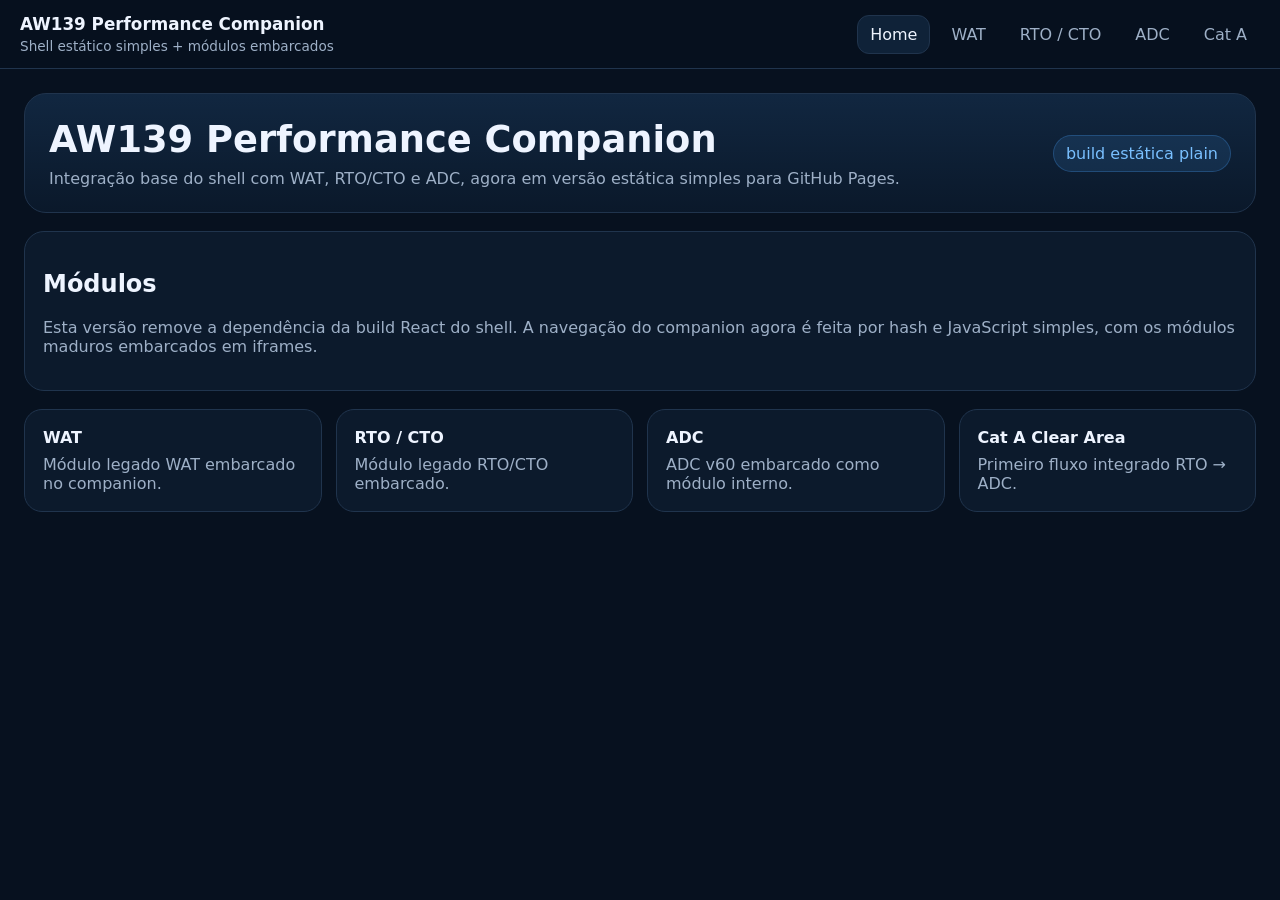
<file: index.html>
<!doctype html>
<html lang="pt-BR">
  <head>
    <meta charset="UTF-8" />
    <meta name="viewport" content="width=device-width, initial-scale=1.0" />
    <title>AW139 Performance Companion</title>
    <link rel="stylesheet" href="./style.css" />
  </head>
  <body>
    <div id="app"></div>
    <script src="./app.js"></script>
  </body>
</html>
</file>
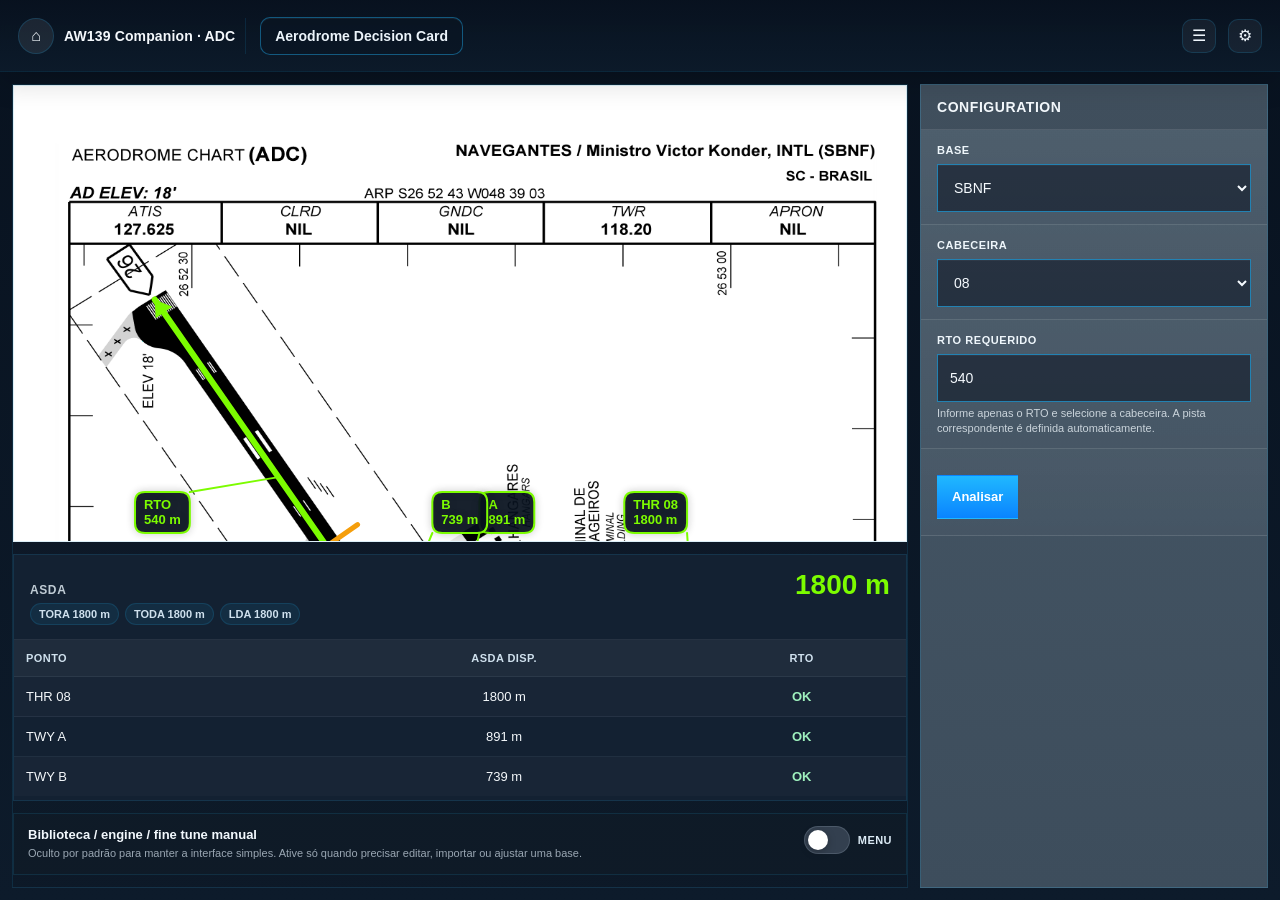
<file: modules/adc/index.html>
<!DOCTYPE html>
<html lang="pt-BR">
<head>
  <meta charset="UTF-8" />
  <meta name="viewport" content="width=device-width, initial-scale=1.0" />
  <title>AW139 Companion - ADC Module v36</title>
  <style>

    :root {
      --bg: #08121f;
      --bg2: #0d1b2b;
      --panel: rgba(11, 22, 35, 0.92);
      --panel-2: rgba(14, 28, 45, 0.86);
      --line: rgba(148, 163, 184, 0.18);
      --line-2: rgba(148, 163, 184, 0.10);
      --text: #e5eef8;
      --muted: #97a7bb;
      --accent: #20b8ff;
      --accent-2: #0a84ff;
      --ok: #7CFC00;
      --bad: #ef4444;
      --warn: #f59e0b;
      --gate: #f59e0b;
      --violet: #8b5cf6;
      --chip: rgba(32, 184, 255, 0.10);
      --shadow: 0 18px 40px rgba(0,0,0,0.24);
      --radius: 20px;
      --radius-sm: 14px;
    }
    * { box-sizing: border-box; }
    html, body { height: 100%; }
    body {
      margin: 0;
      color: var(--text);
      font-family: Inter, -apple-system, BlinkMacSystemFont, "Segoe UI", Roboto, Helvetica, Arial, sans-serif;
      background:
        radial-gradient(circle at top right, rgba(32,184,255,.14), transparent 28%),
        radial-gradient(circle at bottom left, rgba(10,132,255,.12), transparent 22%),
        linear-gradient(180deg, var(--bg) 0%, var(--bg2) 100%);
    }
    .shell {
      min-height: 100%;
      display: grid;
      grid-template-columns: 460px 1fr;
      gap: 16px;
      padding: 16px;
    }
    .pane {
      border-radius: 24px;
      border: 1px solid var(--line);
      background: linear-gradient(180deg, rgba(14,28,45,.96), rgba(8,18,31,.96));
      box-shadow: var(--shadow);
      overflow: hidden;
      min-width: 0;
    }
    .left {
      display: flex;
      flex-direction: column;
      min-height: 0;
    }
    .hero {
      padding: 18px 20px 16px;
      border-bottom: 1px solid var(--line);
      background: linear-gradient(180deg, rgba(255,255,255,.03), rgba(255,255,255,0));
    }
    .eyebrow {
      color: #7dd3fc;
      font-size: 12px;
      font-weight: 800;
      letter-spacing: .10em;
      text-transform: uppercase;
    }
    h1 {
      margin: 8px 0 6px;
      font-size: 24px;
      line-height: 1.05;
      letter-spacing: -.02em;
    }
    .sub {
      color: var(--muted);
      font-size: 13px;
      line-height: 1.45;
    }
    .scroll {
      overflow: auto;
      padding: 14px;
      display: flex;
      flex-direction: column;
      gap: 12px;
    }
    .card {
      border-radius: var(--radius);
      border: 1px solid var(--line);
      background: linear-gradient(180deg, rgba(15,30,49,.95), rgba(11,22,35,.92));
      padding: 14px;
    }
    .card-head {
      display: flex;
      align-items: center;
      justify-content: space-between;
      gap: 10px;
      margin-bottom: 12px;
    }
    .card-title {
      margin: 0;
      font-size: 15px;
      font-weight: 800;
      letter-spacing: -.01em;
    }
    .step {
      min-width: 28px;
      height: 28px;
      border-radius: 999px;
      display: inline-flex;
      align-items: center;
      justify-content: center;
      background: linear-gradient(180deg, var(--accent), var(--accent-2));
      color: white;
      font-size: 12px;
      font-weight: 800;
      box-shadow: 0 6px 16px rgba(32,184,255,.28);
    }
    .grid2, .grid3 {
      display: grid;
      gap: 10px;
    }
    .grid2 { grid-template-columns: 1fr 1fr; }
    .grid3 { grid-template-columns: repeat(3, minmax(0, 1fr)); }
    .stack { display: flex; flex-direction: column; gap: 8px; }
    label {
      display: block;
      margin-bottom: 6px;
      color: #b8c5d4;
      font-size: 11px;
      font-weight: 700;
      letter-spacing: .04em;
      text-transform: uppercase;
    }
    input, select, textarea {
      width: 100%;
      border-radius: 14px;
      border: 1px solid rgba(148,163,184,.18);
      background: rgba(4,10,18,.56);
      color: var(--text);
      padding: 11px 12px;
      font-size: 14px;
      outline: none;
      resize: vertical;
    }
    textarea { min-height: 110px; font-family: ui-monospace, SFMono-Regular, Menlo, Consolas, monospace; font-size: 12px; }
    #geometryJson { min-height: 360px; line-height: 1.45; white-space: pre; overflow: auto; }
    #baseJson { min-height: 180px; line-height: 1.45; white-space: pre; overflow: auto; }
    input:focus, select:focus, textarea:focus {
      border-color: rgba(32,184,255,.68);
      box-shadow: 0 0 0 3px rgba(32,184,255,.12);
    }
    button {
      border: 1px solid rgba(148,163,184,.18);
      background: rgba(255,255,255,.03);
      color: var(--text);
      padding: 10px 13px;
      border-radius: 14px;
      font-size: 13px;
      font-weight: 800;
      cursor: pointer;
      transition: .18s ease;
    }
    button:hover { transform: translateY(-1px); border-color: rgba(32,184,255,.32); }
    button.primary {
      background: linear-gradient(180deg, var(--accent), var(--accent-2));
      color: white;
      border-color: transparent;
      box-shadow: 0 8px 18px rgba(32,184,255,.22);
    }
    button.ghost { background: rgba(255,255,255,.02); }
    .btn-row { display: flex; gap: 8px; flex-wrap: wrap; }
    .chips { display: flex; flex-wrap: wrap; gap: 8px; }
    .chip {
      border-radius: 999px;
      padding: 7px 11px;
      background: var(--chip);
      color: #d8efff;
      border: 1px solid rgba(32,184,255,.22);
      font-size: 12px;
      font-weight: 800;
    }
    .chip.ok { background: rgba(53,208,127,.10); border-color: rgba(53,208,127,.28); color: #baf5d0; }
    .chip.bad { background: rgba(255,88,93,.10); border-color: rgba(255,88,93,.28); color: #ffd3d4; }
    .chip.warn { background: rgba(247,181,72,.10); border-color: rgba(247,181,72,.28); color: #ffe4b0; }
    .metrics {
      display: grid;
      grid-template-columns: repeat(3, minmax(0, 1fr));
      gap: 10px;
    }
    .metric {
      border-radius: 16px;
      padding: 12px;
      border: 1px solid var(--line);
      background: linear-gradient(180deg, rgba(5,10,18,.36), rgba(255,255,255,.02));
    }
    .metric .k { font-size: 11px; text-transform: uppercase; letter-spacing: .05em; color: var(--muted); font-weight: 700; }
    .metric .v { margin-top: 7px; font-size: 24px; font-weight: 900; letter-spacing: -.03em; }
    .helper, .summary, .foot {
      color: var(--muted);
      font-size: 12px;
      line-height: 1.55;
    }
    .summary { font-size: 13px; }
    .summary strong { color: #def4ff; }
    table {
      width: 100%;
      border-collapse: collapse;
      border-spacing: 0;
      overflow: hidden;
      border-radius: 14px;
      font-size: 12px;
    }
    th, td {
      padding: 9px 8px;
      border-bottom: 1px solid var(--line-2);
      text-align: center;
    }
    th:first-child, td:first-child { text-align: left; }
    th {
      background: rgba(255,255,255,.03);
      color: #a8bbcd;
      font-size: 11px;
      font-weight: 800;
      text-transform: uppercase;
      letter-spacing: .04em;
    }
    tr:last-child td { border-bottom: none; }
    .yes { color: #9ef0bd; font-weight: 800; }
    .no { color: #ffc0c2; font-weight: 800; }
    .decision-go { color: #9ef0bd; font-weight: 900; }
    .decision-stop { color: #ffc0c2; font-weight: 900; }
    .selected-row { outline: 2px solid rgba(32,184,255,.16); background: rgba(32,184,255,.06); }
    .right {
      display: flex;
      flex-direction: column;
      min-height: 0;
    }
    .viz-head {
      padding: 16px 18px;
      border-bottom: 1px solid var(--line);
      display: flex;
      justify-content: space-between;
      align-items: center;
      gap: 10px;
      background: linear-gradient(180deg, rgba(255,255,255,.03), rgba(255,255,255,0));
    }
    .viz-title {
      font-size: 16px;
      font-weight: 800;
      letter-spacing: -.01em;
    }
    .viz-wrap {
      position: relative;
      flex: 1;
      min-height: 560px;
      background: #cfd8e3;
      overflow: hidden;
      cursor: zoom-in;
    }
    .viz-wrap.capture { cursor: crosshair; }
    canvas {
      display: block;
      width: 100%;
      height: 100%;
      background: #cfd8e3;
    }
    .legend {
      padding: 12px 16px 10px;
      border-top: 1px solid var(--line);
      display: flex;
      flex-wrap: wrap;
      gap: 10px 18px;
      background: rgba(255,255,255,.02);
      color: #bfd0e2;
      font-size: 12px;
    }
    .legend .item { display: inline-flex; align-items: center; gap: 8px; }
    .swatch { width: 22px; height: 4px; border-radius: 999px; }
    .capture-banner {
      position: absolute;
      left: 14px;
      top: 14px;
      max-width: 340px;
      padding: 10px 12px;
      border-radius: 12px;
      background: rgba(10,132,255,.94);
      color: white;
      font-size: 12px;
      line-height: 1.45;
      box-shadow: 0 10px 24px rgba(0,0,0,.18);
    }
    .mono { font-family: ui-monospace, SFMono-Regular, Menlo, Consolas, monospace; }
    .split-note {
      display: grid;
      grid-template-columns: 1fr 1fr;
      gap: 10px;
      margin-top: 10px;
    }
    .note-box {
      border-radius: 14px;
      border: 1px solid var(--line);
      padding: 10px 12px;
      background: rgba(255,255,255,.02);
    }
    .note-box strong { display: block; margin-bottom: 4px; font-size: 12px; }
    .dev-hidden { display: none !important; }
    .body-fullscreen { overflow: hidden; }
    .right.chart-only-fullscreen {
      position: fixed;
      inset: 0;
      z-index: 9999;
      border-radius: 0;
      border: 0;
      box-shadow: none;
      background: #000;
    }
    .right.chart-only-fullscreen .viz-head,
    .right.chart-only-fullscreen .legend,
    .right.chart-only-fullscreen .advanced-wrap {
      display: none;
    }
    .right.chart-only-fullscreen .viz-wrap {
      min-height: 100vh;
      height: 100vh;
      background: #000;
      cursor: default;
    }
    .chart-close {
      position: absolute;
      top: calc(env(safe-area-inset-top, 0px) + 14px);
      left: calc(env(safe-area-inset-left, 0px) + 14px);
      width: 42px;
      height: 42px;
      border-radius: 999px;
      border: 1px solid rgba(255,255,255,.16);
      background: rgba(6,12,20,.72);
      color: white;
      font-size: 22px;
      line-height: 1;
      display: none;
      align-items: center;
      justify-content: center;
      z-index: 20;
      backdrop-filter: blur(10px);
      -webkit-backdrop-filter: blur(10px);
    }
    .right.chart-only-fullscreen .chart-close { display: inline-flex; }
    @media (max-width: 1180px) {
      .shell { grid-template-columns: 1fr; }
      .viz-wrap { min-height: 54vh; }
    }
    @media (max-width: 720px) {
      .grid2, .grid3, .metrics, .split-note { grid-template-columns: 1fr; }
      .shell { padding: 10px; gap: 10px; }
    }
  
    .split-2 { display:grid; grid-template-columns: 1fr 1fr; gap: 10px; }
    .divider { height:1px; background: var(--line); margin: 14px 0; }
    .status-line { display:flex; flex-wrap:wrap; gap:8px; margin-top:10px; }
    .mini { font-size: 12px; color: var(--muted); }
    .mono { font-family: ui-monospace, SFMono-Regular, Menlo, Consolas, monospace; }
    .selected-row td { background: rgba(32,184,255,.08); }
    .pill-note { display:inline-flex; align-items:center; gap:6px; padding:6px 10px; border-radius:999px; background:rgba(148,163,184,.12); color:var(--muted); font-size:12px; font-weight:700; }
    .field-note { margin-top: 6px; color: var(--muted); font-size: 12px; line-height: 1.4; }
    .btn-row.wrap { flex-wrap: wrap; }
    .viz-title-row { display:flex; align-items:center; justify-content:space-between; gap:10px; }
    .soft-box { border:1px solid var(--line); border-radius:14px; background:rgba(4,10,18,.32); padding:10px; }

    .toggle-switch { display:inline-flex; align-items:center; gap:10px; cursor:pointer; user-select:none; }
    .toggle-switch input { display:none; }
    .toggle-slider { width:46px; height:28px; border-radius:999px; background:rgba(148,163,184,.28); position:relative; transition:.2s ease; border:1px solid rgba(148,163,184,.25); }
    .toggle-slider::after { content:""; position:absolute; top:3px; left:3px; width:20px; height:20px; border-radius:999px; background:#fff; transition:.2s ease; box-shadow:0 2px 8px rgba(0,0,0,.25); }
    .toggle-switch input:checked + .toggle-slider { background:linear-gradient(180deg, var(--accent), var(--accent-2)); border-color:transparent; }
    .toggle-switch input:checked + .toggle-slider::after { transform:translateX(18px); }
    .toggle-text { font-size:12px; font-weight:800; color:#cfe2f5; letter-spacing:.04em; text-transform:uppercase; }
    .advanced-wrap { max-height:0; overflow:hidden; transition:max-height .24s ease; border-top:1px solid transparent; background:rgba(255,255,255,.02); }
    .advanced-wrap.open { max-height:46vh; overflow:auto; border-top-color:var(--line); }
    .advanced-inner { padding:12px; }
    .metrics.single { grid-template-columns: 1fr; }
    .metric.compact { padding:14px; }
    .metric.compact .v { font-size:28px; }
    .muted-small { color: var(--muted); font-size: 12px; }
    @media (max-width: 960px) {
      .shell { grid-template-columns: 1fr; }
      .left { order: 1; }
      .right { order: 2; min-height: 62vh; }
    }

    /* v24 Leonardo-style structure with our palette and font */
    :root {
      --app-bg: #08121f;
      --app-bg-2: #0d1b2b;
      --panel-flat: #475867;
      --panel-flat-2: #3d4d5c;
      --panel-dark: #132132;
      --panel-dark-2: #0f1b2b;
      --panel-border: rgba(32, 184, 255, .20);
      --field-bg: rgba(10, 18, 31, .55);
      --field-border: rgba(32, 184, 255, .60);
      --field-track: rgba(184, 197, 212, .72);
      --surface-light: #edf0f3;
    }
    body {
      background: linear-gradient(180deg, var(--app-bg) 0%, var(--app-bg-2) 100%);
      color: #eef5fb;
      font-family: Inter, -apple-system, BlinkMacSystemFont, "Segoe UI", Roboto, Helvetica, Arial, sans-serif;
    }
    .appbar {
      height: 72px;
      display: grid;
      grid-template-columns: auto 1fr auto;
      align-items: center;
      gap: 14px;
      padding: 10px 18px;
      border-bottom: 1px solid rgba(32, 184, 255, .12);
      background: linear-gradient(180deg, rgba(8,18,31,.96), rgba(13,27,43,.92));
      box-shadow: 0 10px 30px rgba(0,0,0,.16);
      position: sticky;
      top: 0;
      z-index: 40;
      backdrop-filter: blur(10px);
      -webkit-backdrop-filter: blur(10px);
    }
    .appbar-badge {
      display: inline-flex;
      align-items: center;
      gap: 10px;
      min-width: 0;
      padding-right: 10px;
      border-right: 1px solid rgba(32, 184, 255, .12);
    }
    .appbar-home {
      width: 36px;
      height: 36px;
      border-radius: 999px;
      display: inline-flex;
      align-items: center;
      justify-content: center;
      background: rgba(255,255,255,.08);
      border: 1px solid rgba(32, 184, 255, .18);
      font-size: 16px;
      color: #f4fbff;
    }
    .appbar-title {
      font-size: 14px;
      font-weight: 800;
      letter-spacing: .01em;
      color: #f4f8fc;
      white-space: nowrap;
      overflow: hidden;
      text-overflow: ellipsis;
    }
    .appbar-center {
      display: inline-flex;
      align-items: center;
      gap: 10px;
      min-width: 0;
    }
    .module-chip {
      display: inline-flex;
      align-items: center;
      min-width: 0;
      border: 1px solid rgba(32,184,255,.42);
      background: rgba(11,22,35,.52);
      color: #ecf4fb;
      border-radius: 10px;
      padding: 10px 14px;
      font-size: 14px;
      font-weight: 700;
      box-shadow: inset 0 1px 0 rgba(255,255,255,.05);
    }
    .appbar-right {
      display: inline-flex;
      align-items: center;
      gap: 12px;
    }
    .mini-icon {
      width: 34px;
      height: 34px;
      display: inline-flex;
      align-items: center;
      justify-content: center;
      border-radius: 10px;
      border: 1px solid rgba(32,184,255,.16);
      background: rgba(255,255,255,.05);
      color: #eef5fb;
      font-size: 16px;
    }
    .shell {
      min-height: calc(100vh - 72px);
      grid-template-columns: minmax(0, 1fr) 348px;
      gap: 12px;
      padding: 12px;
      align-items: stretch;
    }
    .pane {
      border-radius: 0;
      border: 1px solid rgba(32,184,255,.12);
      background: transparent;
      box-shadow: none;
      overflow: hidden;
    }
    .right {
      background: linear-gradient(180deg, rgba(255,255,255,.02), rgba(10,18,28,.18));
      display: flex;
      flex-direction: column;
    }
    .left {
      background: linear-gradient(180deg, var(--panel-flat), var(--panel-flat-2));
      border-color: rgba(32,184,255,.16);
      color: #edf5fb;
      display: flex;
      flex-direction: column;
      gap: 0;
    }
    .hero, .scroll .card .card-head .step, .eyebrow, .sub, .legend { display: none !important; }
    .scroll {
      padding: 0;
      gap: 0;
      overflow: auto;
    }
    .config-panel {
      display: flex;
      flex-direction: column;
      height: 100%;
    }
    .config-header {
      padding: 14px 16px;
      font-size: 14px;
      font-weight: 800;
      letter-spacing: .04em;
      text-transform: uppercase;
      border-bottom: 1px solid rgba(255,255,255,.10);
      background: rgba(0,0,0,.10);
      color: #f3f8fc;
    }
    .config-card {
      padding: 14px 16px 16px;
      border-bottom: 1px solid rgba(255,255,255,.10);
      background: linear-gradient(180deg, rgba(255,255,255,.04), rgba(255,255,255,.02));
    }
    .config-card.compact { padding-bottom: 12px; }
    .card, .soft-box {
      border: 0;
      border-radius: 0;
      background: transparent;
      padding: 0;
      box-shadow: none;
    }
    .card-title, .config-label, label {
      color: #eef6fb;
      font-size: 11px;
      font-weight: 700;
      letter-spacing: .05em;
      margin-bottom: 8px;
      text-transform: uppercase;
    }
    .field-caption {
      color: rgba(240,247,252,.78);
      font-size: 11px;
      margin-top: 4px;
      line-height: 1.35;
    }
    input, select, textarea {
      border-radius: 0;
      border: 1px solid var(--field-border);
      background: var(--field-bg);
      color: #f6fbff;
      padding: 12px 12px;
      font-size: 14px;
      font-family: inherit;
      min-height: 48px;
      box-shadow: inset 0 1px 0 rgba(255,255,255,.04);
    }
    textarea { min-height: 120px; }
    input:focus, select:focus, textarea:focus {
      border-color: rgba(32,184,255,.95);
      box-shadow: 0 0 0 2px rgba(32,184,255,.18);
    }
    .action-row {
      display: flex;
      gap: 10px;
      margin-top: 12px;
      flex-wrap: wrap;
    }
    button {
      border-radius: 0;
      padding: 11px 14px;
      min-height: 44px;
      font-family: inherit;
      border: 1px solid rgba(32,184,255,.18);
      background: rgba(255,255,255,.04);
      color: var(--text);
      font-size: 13px;
      font-weight: 800;
      cursor: pointer;
      transition: .18s ease;
      box-shadow: none;
    }
    button:hover { transform: translateY(-1px); border-color: rgba(32,184,255,.34); }
    button.primary {
      background: linear-gradient(180deg, var(--accent), var(--accent-2));
      color: white;
      border-color: transparent;
      box-shadow: none;
    }
    .ghost-link {
      color: #dcecf8;
      background: rgba(255,255,255,.04);
      border-color: rgba(32,184,255,.14);
    }
    .workspace {
      display: flex;
      flex-direction: column;
      min-height: 100%;
      gap: 12px;
      padding: 0;
    }
    .chart-frame {
      border: 1px solid rgba(32,184,255,.12);
      background: rgba(255,255,255,.96);
      display: flex;
      flex-direction: column;
      min-height: 0;
      flex: 1 1 auto;
    }
    .chart-strip {
      display: none !important;
    }
    .chart-strip .viz-title {
      display: block !important;
      font-size: 14px;
      font-weight: 700;
      letter-spacing: .01em;
      color: #f6fbff;
    }
    .chart-strip .sub {
      display: block !important;
      color: rgba(247,251,255,.72);
      font-size: 11px;
      margin-top: 4px;
    }
    .chart-actions {
      display: inline-flex;
      align-items: center;
      gap: 8px;
      flex-wrap: wrap;
      justify-content: flex-end;
    }
    .page-toggle {
      display: inline-flex;
      align-items: center;
      gap: 6px;
      padding: 4px;
      border-radius: 999px;
      background: rgba(6, 14, 24, .22);
      border: 1px solid rgba(255,255,255,.14);
    }
    .page-toggle[hidden] { display: none !important; }
    .page-toggle button {
      min-height: 0;
      padding: 8px 12px;
      border-radius: 999px;
      border: 1px solid transparent;
      background: transparent;
      color: rgba(247,251,255,.84);
      font-size: 12px;
      font-weight: 800;
      letter-spacing: .02em;
      box-shadow: none;
    }
    .page-toggle button.active {
      background: rgba(32,184,255,.18);
      border-color: rgba(32,184,255,.40);
      color: #ffffff;
    }
    .viz-head {
      padding: 0;
      border-bottom: 0;
      background: transparent;
    }
    .viz-title-row { display: none; }
    .viz-wrap {
      background: transparent;
      min-height: 0;
      height: auto;
      cursor: zoom-in;
      border-top: 0;
      border-bottom: 0;
      line-height: 0;
    }
    canvas {
      display: block;
      background: transparent;
    }
    .result-panel {
      border: 1px solid rgba(32,184,255,.12);
      background: #132132;
      color: #f4f8fb;
    }
    .result-top {
      padding: 14px 16px;
      border-bottom: 1px solid rgba(255,255,255,.08);
      display: flex;
      align-items: baseline;
      justify-content: space-between;
      gap: 12px;
    }
    .result-title {
      font-size: 12px;
      letter-spacing: .05em;
      text-transform: uppercase;
      color: rgba(230,241,249,.82);
      font-weight: 700;
    }
    .result-value {
      font-size: 28px;
      font-weight: 800;
      color: #7CFC00;
    }
    .result-meta {
      display: flex;
      flex-wrap: wrap;
      gap: 6px;
      margin-top: 6px;
    }
    .declared-chip {
      border: 1px solid rgba(32,184,255,.14);
      background: rgba(32,184,255,.08);
      color: #cfe0ed;
      border-radius: 999px;
      padding: 4px 8px;
      font-size: 11px;
      font-weight: 600;
    }

    .decision-table-wrap {
      padding: 0 0 4px;
      overflow: auto;
    }
    table {
      border-radius: 0;
      font-size: 13px;
      background: transparent;
    }
    th, td { padding: 12px 12px; }
    th {
      background: rgba(255,255,255,.05);
      color: #cfe0ed;
      font-size: 11px;
    }
    tbody tr:nth-child(odd) td { background: rgba(255,255,255,.02); }
    .menu-toggle-card {
      border: 1px solid rgba(32,184,255,.12);
      background: rgba(17,28,39,.55);
      padding: 12px 14px;
      display: flex;
      align-items: center;
      justify-content: space-between;
      gap: 12px;
    }
    .menu-toggle-copy {
      display: flex;
      flex-direction: column;
      gap: 4px;
    }
    .menu-toggle-copy strong {
      font-size: 13px;
      color: #f2f8fd;
    }
    .menu-toggle-copy span {
      font-size: 11px;
      color: rgba(219,233,245,.68);
      line-height: 1.45;
    }
    .toggle-switch { gap: 8px; }
    .toggle-text {
      font-size: 11px;
      color: #dcebf6;
    }
    .advanced-wrap {
      border-top: 0;
      background: transparent;
      max-height: 0;
      overflow: hidden;
      transition: max-height .24s ease;
    }
    .advanced-wrap.open {
      max-height: 1100px;
      overflow: visible;
    }
    .advanced-inner {
      padding: 0;
    }
    .advanced-card {
      border: 1px solid rgba(32,184,255,.12);
      background: rgba(17,28,39,.62);
      padding: 14px;
    }
    .advanced-card .card-head { margin-bottom: 10px; }
    .advanced-card .card-title { font-size: 13px; }
    .field-note, .mini, .muted-small { color: rgba(215,230,242,.72); }
    .divider { background: rgba(255,255,255,.10); }
    .status-line .chip { background: rgba(32,184,255,.12); }
    .chart-close {
      background: rgba(14,20,28,.80);
      border-radius: 999px;
      box-shadow: none;
    }
    .right.chart-only-fullscreen {
      background: #000;
      padding: 0;
      border: 0;
    }
    .right.chart-only-fullscreen .result-panel,
    .right.chart-only-fullscreen .menu-toggle-card,
    .right.chart-only-fullscreen .advanced-wrap { display: none; }
    .right.chart-only-fullscreen .chart-frame {
      display: flex;
      flex-direction: column;
      min-height: 100vh;
      height: 100vh;
      margin: 0;
      padding: 0;
      border: 0;
      background: #000;
    }
    .right.chart-only-fullscreen .chart-strip {
      position: absolute;
      top: calc(env(safe-area-inset-top, 0px) + 14px);
      right: calc(env(safe-area-inset-right, 0px) + 14px);
      z-index: 10000;
      margin: 0;
      padding: 0;
      background: transparent;
      border: 0;
      box-shadow: none;
    }
    .right.chart-only-fullscreen .viz-title,
    .right.chart-only-fullscreen .sub { display: none; }
    .right.chart-only-fullscreen .viz-wrap { min-height: 100vh; height: 100vh; flex: 1 1 auto; }
    @media (max-width: 1100px) {
      .shell { grid-template-columns: 1fr; }
      .left { order: 2; }
      .right { order: 1; }
      .viz-wrap { min-height: 50vh; }
    }
    @media (max-width: 720px) {
      .appbar { grid-template-columns: 1fr auto; }
      .appbar-center { display: none; }
      .shell { padding: 8px; gap: 8px; }
      .config-card, .result-top, .menu-toggle-card, .advanced-card { padding-left: 12px; padding-right: 12px; }
      input, select, textarea, button { min-height: 46px; }
      .result-value { font-size: 24px; }
    }

  </style>
</head>

<body>
  <div class="appbar">
    <div class="appbar-badge">
      <span class="appbar-home">⌂</span>
      <div class="appbar-title">AW139 Companion · ADC</div>
    </div>
    <div class="appbar-center">
      <div class="module-chip">Aerodrome Decision Card</div>
    </div>
    <div class="appbar-right">
      <span class="mini-icon">☰</span>
      <span class="mini-icon">⚙</span>
    </div>
  </div>

  <div class="shell">
    <main class="pane right">
      <div class="workspace">
        <div class="chart-frame">
          <div class="chart-strip">
            <div>
              <div class="viz-title">Aerodrome Chart / Decision Overlay</div>
              <div class="sub" id="vizSubtitle">Toque na carta para tela cheia.</div>
            </div>
            <div class="chart-actions"></div>
          </div>
          <div class="viz-wrap" id="vizWrap">
            <button class="chart-close" id="chartCloseBtn" aria-label="Fechar tela cheia">×</button>
            <canvas id="vizCanvas"></canvas>
            <div class="capture-banner" id="captureBanner" hidden></div>
          </div>
        </div>

        <section class="result-panel">
          <div class="result-top">
            <div>
              <div class="result-title">ASDA</div>
              <div class="result-meta" id="declaredMeta"></div>
            </div>
            <div class="result-value" id="asdaMetric">-</div>
          </div>
          <div class="decision-table-wrap">
            <table>
              <thead>
                <tr>
                  <th>Ponto</th>
                  <th>ASDA disp.</th>
                  <th>RTO</th>
                </tr>
              </thead>
              <tbody id="decisionTable"></tbody>
            </table>
          </div>
        </section>

        <section class="menu-toggle-card">
          <div class="menu-toggle-copy">
            <strong>Biblioteca / engine / fine tune manual</strong>
            <span>Oculto por padrão para manter a interface simples. Ative só quando precisar editar, importar ou ajustar uma base.</span>
          </div>
          <label class="toggle-switch" for="advancedToggle">
            <input type="checkbox" id="advancedToggle" />
            <span class="toggle-slider"></span>
            <span class="toggle-text">Menu</span>
          </label>
        </section>

        <div class="advanced-wrap" id="advancedWrap" hidden>
          <div class="advanced-inner">
            <section class="advanced-card">
              <div class="card-head">
                <h2 class="card-title">Biblioteca / engine / fine tune manual</h2>
              </div>

              <div class="soft-box">
                <div class="mini">Status da base atual</div>
                <div class="status-line" id="libraryStatusChips"></div>
                <div class="field-note">Base estável e base em draft ficam isoladas. Em conflito de ID, a importação vira draft e não sobrescreve a base protegida.</div>
              </div>

              <div class="divider"></div>

              <div class="btn-row wrap">
                <button id="duplicateDraftBtn">Duplicar atual como draft</button>
                <button id="exportBaseBtn">Exportar base JSON</button>
                <button id="copyBaseBtn">Copiar base JSON</button>
                <button id="saveBaseBtn">Salvar base JSON</button>
                <button id="importBaseBtn">Importar base JSON</button>
              </div>
              <div class="field-note">Use Base JSON para congelar uma base pronta e trazer para outra build sem depender do estado salvo localmente.</div>
              <div style="margin-top:10px;">
                <label for="baseJson">Base pack JSON</label>
                <textarea id="baseJson" wrap="off" spellcheck="false"></textarea>
              </div>

              <div class="divider"></div>

              <div class="grid2">
                <div>
                  <label for="anchorSelect">Âncora ativa</label>
                  <select id="anchorSelect"></select>
                </div>
                <div>
                  <label for="nudgeStep">Nudge</label>
                  <input id="nudgeStep" type="number" min="1" step="1" value="2" />
                </div>
              </div>
              <div class="btn-row wrap" style="margin-top:12px;">
                <button id="captureBtn">Capturar na carta</button>
                <button id="cancelCaptureBtn">Cancelar captura</button>
                <button id="copyPointBtn">Copiar coordenada</button>
                <button id="pastePointBtn">Colar no selecionado</button>
                <button id="addAnchorBtn">Adicionar âncora</button>
                <button id="deleteAnchorBtn">Excluir âncora</button>
                <button id="resetDefaultsBtn">Resetar pista atual</button>
                <button id="exportGeometryBtn">Exportar geometry JSON</button>
                <button id="copyGeometryBtn">Copiar geometry JSON</button>
                <button id="saveGeometryBtn">Salvar geometry JSON</button>
                <button id="applyGeometryBtn">Aplicar geometry JSON</button>
              </div>
              <div class="btn-row" style="margin-top:8px; gap:8px;">
                <button id="nudgeLeftBtn">←</button>
                <button id="nudgeUpBtn">↑</button>
                <button id="nudgeDownBtn">↓</button>
                <button id="nudgeRightBtn">→</button>
              </div>
              <div class="field-note">O fine tune atua só na pista atual da base atual. Use <strong>Copiar coordenada</strong> e <strong>Colar no selecionado</strong> para igualar pontos, como PAV = THR.</div>

              <div style="margin-top:12px; overflow:auto; max-height:220px;">
                <table>
                  <thead>
                    <tr>
                      <th>Âncora</th>
                      <th>m ref</th>
                      <th>X</th>
                      <th>Y</th>
                    </tr>
                  </thead>
                  <tbody id="anchorTable"></tbody>
                </table>
              </div>

              <div style="margin-top:10px;">
                <label for="geometryJson">Geometry JSON</label>
                <div class="field-note">Campo ampliado para inspeção e edição completa do JSON. Você pode rolar tanto na vertical quanto na horizontal.</div>
                <textarea id="geometryJson" wrap="off" spellcheck="false"></textarea>
              </div>

              
              <div class="divider"></div>

              <div class="soft-box">
                <div class="mini">Distâncias declaradas / complementos da cabeceira <strong id="declaredEndLabel">-</strong></div>
                <div class="grid2" style="margin-top:10px;">
                  <div><label for="declaredToraInput">TORA</label><input id="declaredToraInput" type="number" min="0" step="1" /></div>
                  <div><label for="declaredTodaInput">TODA</label><input id="declaredTodaInput" type="number" min="0" step="1" /></div>
                  <div><label for="declaredAsdaInput">ASDA</label><input id="declaredAsdaInput" type="number" min="0" step="1" /></div>
                  <div><label for="declaredLdaInput">LDA</label><input id="declaredLdaInput" type="number" min="0" step="1" /></div>
                </div>
                <div class="grid3" style="margin-top:10px;">
                  <div><label for="displacedInput">THR deslocada</label><input id="displacedInput" type="number" min="0" step="1" /></div>
                  <div><label for="stopwayInput">Stopway</label><input id="stopwayInput" type="number" min="0" step="1" /></div>
                  <div><label for="clearwayInput">Clearway</label><input id="clearwayInput" type="number" min="0" step="1" /></div>
                  <div><label for="operationalStartInput">Início operacional</label><input id="operationalStartInput" type="number" min="0" step="1" /></div>
                </div>
                <div class="btn-row wrap" style="margin-top:12px;">
                  <button id="applyDeclaredBtn">Salvar distâncias</button>
                  <button id="applyDeclaredShiftBtn">Aplicar THR declarada</button>
                  <button id="normalizeRunwayBtn">Normalizar pista</button>
                  <button id="resetDeclaredBtn">Resetar cabeceira</button>
                </div>
                <div class="field-note">RTO usa ASDA. Use <strong>Aplicar THR declarada</strong> para encaixar a cabeceira ativa na distância oficial, ou <strong>Normalizar pista</strong> para fechar as duas extremidades pela régua declarada.</div>
              </div>

              <div class="divider"></div>
              <div class="btn-row wrap">
                <button id="readInboxBtn" class="ghost-link">Ler inbox externo</button>
              </div>
            </section>
          </div>
        </div>
      </div>
    </main>

    <aside class="pane left">
      <div class="config-panel">
        <div class="config-header">Configuration</div>

        <section class="config-card compact">
          <label for="baseSelect">Base</label>
          <select id="baseSelect"></select>
        </section>

        <section class="config-card compact">
          <label for="departureEndSelect">Cabeceira</label>
          <select id="departureEndSelect"></select>
        </section>

        <section class="config-card compact">
          <label for="rtoInput">RTO requerido</label>
          <input id="rtoInput" type="number" min="0" step="1" value="540" />
          <div class="field-caption">Informe apenas o RTO e selecione a cabeceira. A pista correspondente é definida automaticamente.</div>
        </section>

        <section class="config-card">
          <div class="action-row">
            <button class="primary" id="analyzeBtn">Analisar</button>
          </div>
        </section>
      </div>
    </aside>
  </div>

  <script src="app.js"></script>
</body>
</html>
</file>
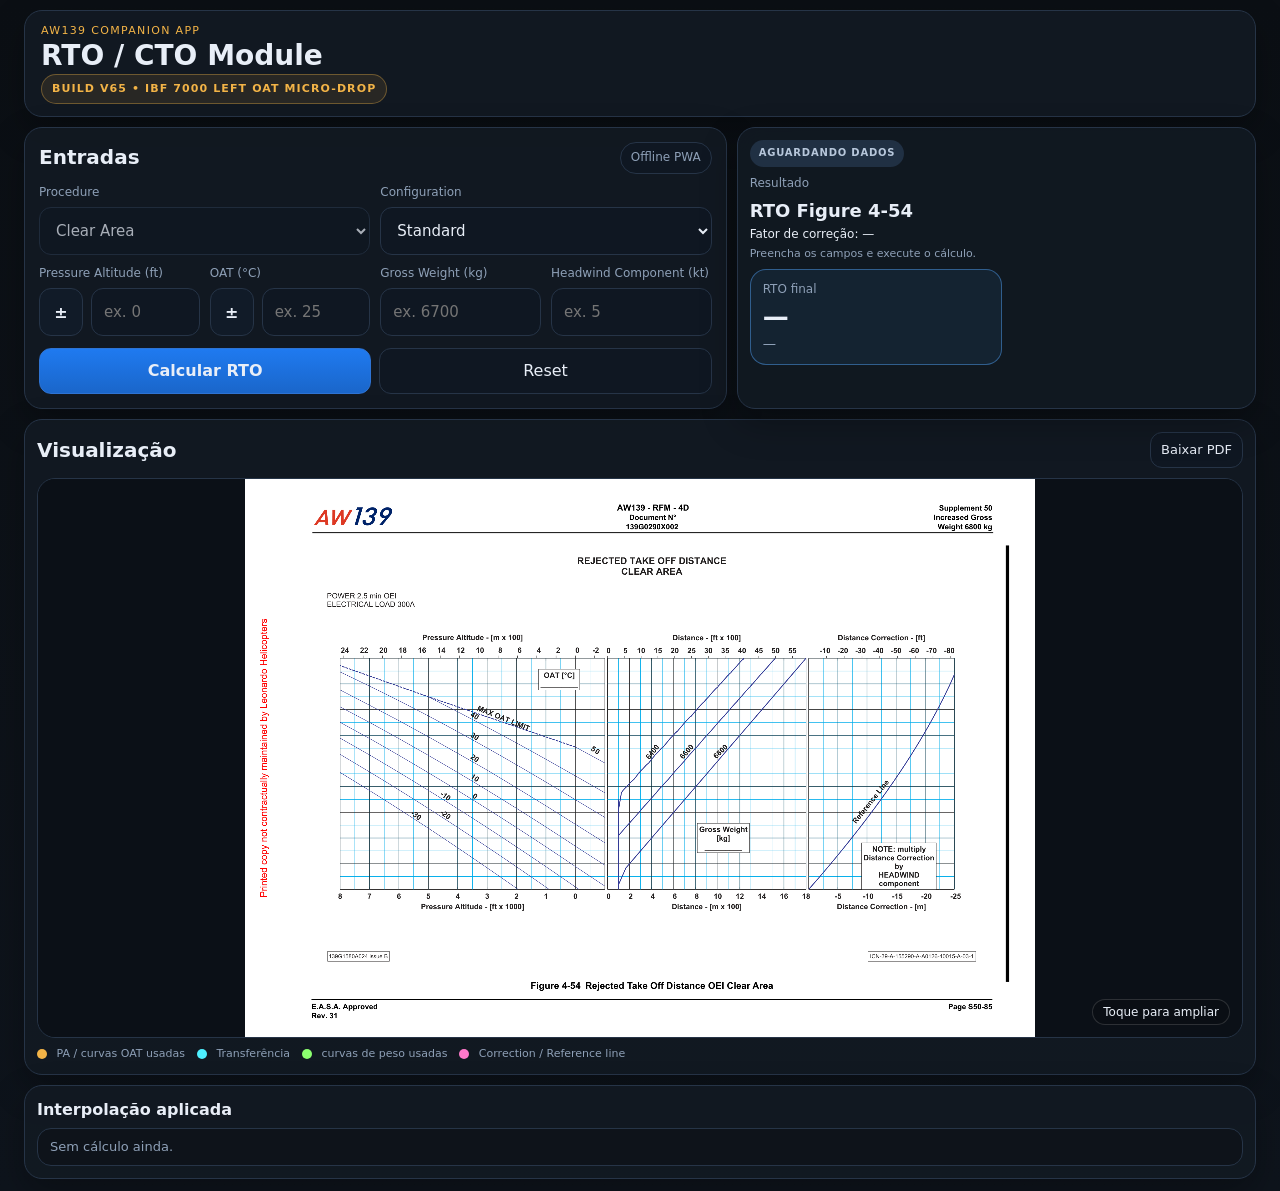
<file: modules/rto/index.html>
<!doctype html>
<html lang="pt-BR">
<head>
  <meta charset="utf-8">
  <meta name="viewport" content="width=device-width, initial-scale=1, viewport-fit=cover">
  <meta name="theme-color" content="#0b0f14">
  <title>AW139 Companion App — RTO / CTO Module</title>
  <link rel="manifest" href="manifest.webmanifest">
  <link rel="icon" type="image/png" sizes="32x32" href="assets/icon-32.png">
  <link rel="apple-touch-icon" sizes="180x180" href="assets/icon-180.png">
  <link rel="stylesheet" href="styles.css">
</head>
<body>
  <main class="app-shell">
    <header id="heroHeader" class="hero hero-compact">
      <div>
        <p class="eyebrow">AW139 Companion App</p>
        <h1>RTO / CTO Module</h1>
        <p id="subtitleEl" class="subtitle visually-hidden">Reject Take Off Distance — Supplement 50 — Figure 4-54</p>
        <p id="buildVersionEl" class="build-version build-version-prominent">BUILD V53 • Figure 4-94 left-panel semantic relabel</p>
      </div>
    </header>

    <section id="formSection" class="card form-card">
      <div class="card-title-row">
        <h2>Entradas</h2>
        <span class="pill">Offline PWA</span>
      </div>

      <div class="grid compact-grid">
        <label class="control-block select-block">
          <span>Procedure</span>
          <div class="select-wrap">
            <select id="procedure" aria-label="Procedure" disabled>
              <option value="clear" selected>Clear Area</option>
            </select>
          </div>
        </label>

        <label class="control-block select-block">
          <span>Configuration</span>
          <div class="select-wrap">
            <select id="configuration" aria-label="Configuration">
              <option value="standard" selected>Standard</option>
              <option value="eapsOff">EAPS OFF</option>
              <option value="eapsOn">EAPS ON</option>
              <option value="ibfInstalled">IBF Installed</option>
            </select>
          </div>
        </label>

        <label class="field-half compact-field">
          <span>Pressure Altitude (ft)</span>
          <div class="input-with-toggle">
            <button id="paNegativeBtn" type="button" class="sign-toggle" aria-label="Alternar sinal da altitude pressão">±</button>
            <input id="pressureAltitude" type="text" inputmode="numeric" enterkeyhint="next" autocomplete="off" placeholder="ex. 0">
          </div>
        </label>

        <label class="field-half compact-field narrow-field">
          <span>OAT (°C)</span>
          <div class="input-with-toggle">
            <button id="oatNegativeBtn" type="button" class="sign-toggle" aria-label="Alternar sinal da temperatura">±</button>
            <input id="oat" type="text" inputmode="numeric" enterkeyhint="next" autocomplete="off" placeholder="ex. 25" maxlength="3">
          </div>
        </label>

        <label class="field-half compact-field">
          <span>Gross Weight (kg)</span>
          <input id="actualWeight" type="text" inputmode="numeric" enterkeyhint="next" autocomplete="off" placeholder="ex. 6700">
        </label>

        <label id="headwindWrap" class="field-half compact-field narrow-field">
          <span>Headwind Component (kt)</span>
          <input id="headwind" type="text" inputmode="numeric" enterkeyhint="done" autocomplete="off" placeholder="ex. 5">
        </label>
      </div>

      <div class="action-row action-row-main">
        <button id="runBtn" class="primary">Calcular RTO</button>
        <button id="resetBtn" class="ghost">Reset</button>
      </div>
      <p id="formHint" class="hint">Escopo atual: Supplement 50, RTO Clear Area. No perfil Standard, até 6800 kg usa Supplement 50 e acima de 6800 kg usa Supplement 90.</p>
    </section>

    <section id="statusCard" class="card status sticky-result neutral">
      <div class="status-grid compact-status-grid">
        <div class="status-summary">
          <div id="statusBadge" class="status-badge">AGUARDANDO DADOS</div>
          <p class="label status-kicker">Resultado</p>
          <h2 id="statusTitle">RTO Figure 4-54</h2>
          <p id="statusText" class="status-text">Fator de correção: —</p>
          <p id="statusDetail" class="status-detail">Preencha os campos e execute o cálculo.</p>
        </div>

        <div class="metric emphasis-metric result-main compact-result-main">
          <span class="label">RTO final</span>
          <strong id="finalMetric">—</strong>
          <small id="finalMetricFt">—</small>
        </div>
      </div>
    </section>

    <section id="visualCard" class="card">
      <div class="card-title-row">
        <h2>Visualização</h2>
        <div class="toolbar-row">
          <button id="toggleChart" class="ghost small">Mostrar gráfico</button>
          <button id="exportPdfBtn" class="ghost small">Compartilhar / Baixar PDF</button>
        </div>
      </div>
      <div id="chartPanel" class="chart-panel hidden">
        <div id="chartStage" class="chart-stage interactive-chart" role="button" tabindex="0" aria-label="Abrir visualização em tela cheia">
          <canvas id="chartCanvas" width="2526" height="1785" aria-label="Visual interpolation chart"></canvas>
        </div>
        <div class="legend">
          <span><i class="dot amber"></i> PA / curvas OAT usadas</span>
          <span><i class="dot cyan"></i> Transferência</span>
          <span><i class="dot green"></i> curvas de peso usadas</span>
          <span><i class="dot magenta"></i> Correction / Reference line</span>
        </div>
        <p id="chartHint" class="hint">Overlay direto sobre a página completa do RFM: altitude, curvas usadas no cálculo, transferência horizontal, leitura da distância e correção por headwind.</p>
        <p id="chartReference" class="chart-reference"><strong>Gráfico em uso:</strong> Figure 4-54 — Rejected Take Off Distance OEI Clear Area.<br><strong>Suplemento:</strong> Supplement 50<br><strong>Página:</strong> S50-85<br><strong>Fonte:</strong> Leonardo AW139 Rotorcraft Flight Manual (RFM), Ed. 2, Rev. 32.</p>
      </div>
    </section>

    <section id="interpSection" class="card compact">
      <div class="card-title-row">
        <h2>Interpolação aplicada</h2>
      </div>
      <div id="interpBox" class="interp-box muted">Sem cálculo ainda.</div>
    </section>

    <div id="chartFullscreen" class="chart-fullscreen hidden" aria-hidden="true">
      <button id="closeFullscreenBtn" type="button" class="fullscreen-close-btn" aria-label="Voltar da visualização em tela cheia">✕</button>
      <div id="fullscreenViewport" class="chart-fullscreen-viewport" aria-label="Visualização do gráfico em tela cheia com zoom e pan">
        <div id="fullscreenContent" class="chart-fullscreen-content">
          <canvas id="fullscreenChartCanvas" width="2526" height="1785" aria-label="Visual interpolation chart fullscreen"></canvas>
        </div>
      </div>
    </div>
  </main>

  <script src="app.js?v=rto-engine-v49"></script>
</body>
</html>
</file>
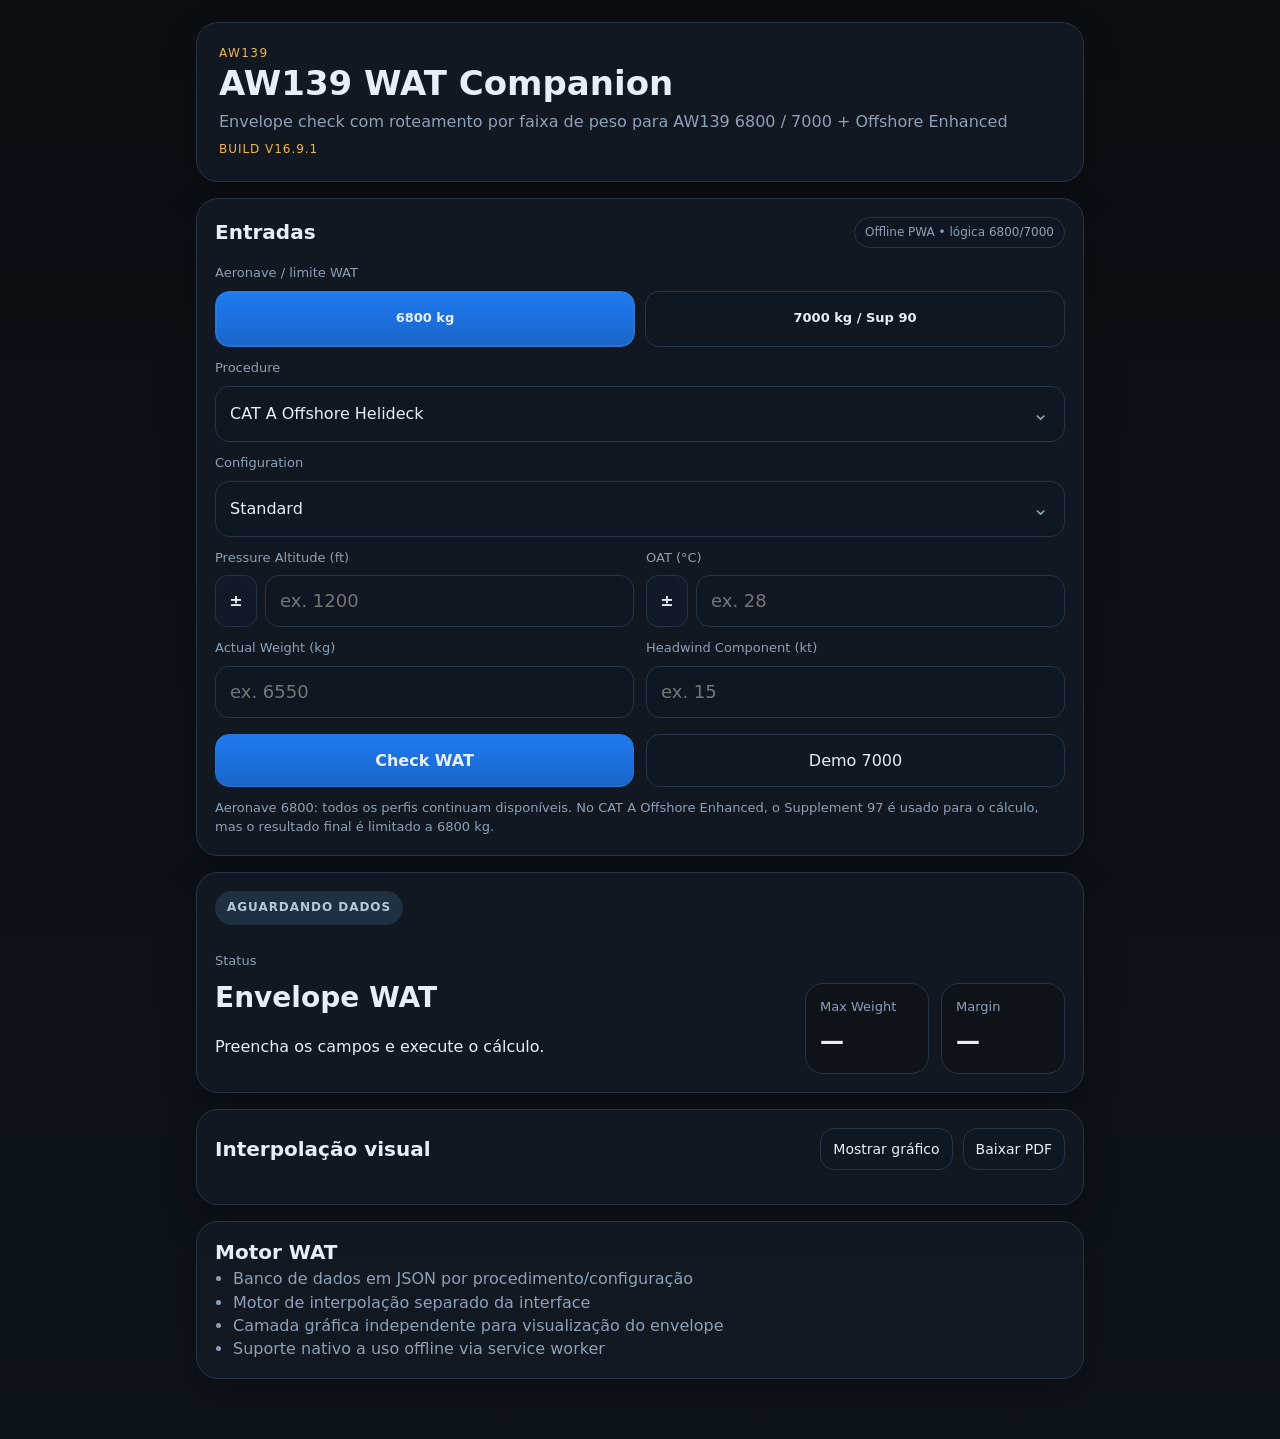
<file: modules/wat/index.html>
<!doctype html>
<html lang="pt-BR">
<head>
  <meta charset="utf-8">
  <meta name="viewport" content="width=device-width, initial-scale=1, viewport-fit=cover">
  <meta name="theme-color" content="#0b0f14">
  <title>AW139 WAT Companion</title>
  <link rel="manifest" href="manifest.webmanifest">
  <link rel="stylesheet" href="styles.css">
</head>
<body>
  <main class="app-shell">
    <header class="hero">
      <div>
        <p class="eyebrow">AW139</p>
        <h1>AW139 WAT Companion</h1>
        <p class="subtitle">Envelope check com roteamento por faixa de peso para AW139 6800 / 7000 + Offshore Enhanced</p>
        <p class="build-version">Build v16.9.1</p>
      </div>
      <button id="installBtn" class="ghost hidden">Instalar</button>
    </header>

    <section class="card form-card">
      <div class="card-title-row">
        <h2>Entradas</h2>
        <span class="pill">Offline PWA • lógica 6800/7000</span>
      </div>

      <div class="grid compact-grid">
        <label class="control-block">
          <span>Aeronave / limite WAT</span>
          <div class="segmented">
            <label class="segment-option">
              <input type="radio" name="aircraftSet" value="6800" checked>
              <span>6800 kg</span>
            </label>
            <label class="segment-option">
              <input type="radio" name="aircraftSet" value="7000">
              <span>7000 kg / Sup 90</span>
            </label>
          </div>
        </label>

        <label class="control-block select-block">
          <span>Procedure</span>
          <div class="select-wrap">
            <select id="procedure" aria-label="Procedure">
              <option value="offshore" selected>CAT A Offshore Helideck</option>
              <option value="enhanced">CAT A Offshore Enhanced</option>
              <option value="clear">CAT A Clear Area</option>
              <option value="catb">CAT B</option>
              <option value="confined">CAT A Confined Area</option>
            </select>
          </div>
        </label>

        <label class="control-block select-block">
          <span>Configuration</span>
          <div class="select-wrap">
            <select id="configuration" aria-label="Configuration">
              <option value="standard" selected>Standard</option>
              <option value="eaps_off">EAPS OFF</option>
              <option value="eaps_on">EAPS ON</option>
              <option value="ibf">IBF Installed</option>
            </select>
          </div>
        </label>

        <label class="field-half compact-field">
          <span>Pressure Altitude (ft)</span>
          <div class="input-with-toggle">
            <button id="paNegativeBtn" type="button" class="sign-toggle" aria-label="Alternar sinal da altitude pressão">±</button>
            <input id="pressureAltitude" type="text" inputmode="numeric" enterkeyhint="next" autocomplete="off" placeholder="ex. 1200">
          </div>
        </label>

        <label class="field-half compact-field narrow-field">
          <span>OAT (°C)</span>
          <div class="input-with-toggle">
            <button id="oatNegativeBtn" type="button" class="sign-toggle" aria-label="Alternar sinal da temperatura">±</button>
            <input id="oat" type="text" inputmode="numeric" enterkeyhint="next" autocomplete="off" placeholder="ex. 28" maxlength="3">
          </div>
        </label>

        <label class="field-half compact-field">
          <span>Actual Weight (kg)</span>
          <input id="actualWeight" type="text" inputmode="numeric" enterkeyhint="next" autocomplete="off" placeholder="ex. 6550">
        </label>

        <label id="headwindWrap" class="field-half compact-field narrow-field">
          <span>Headwind Component (kt)</span>
          <input id="headwind" type="text" inputmode="numeric" enterkeyhint="done" autocomplete="off" placeholder="ex. 15">
        </label>
      </div>

      <div class="action-row">
        <button id="runBtn" class="primary">Check WAT</button>
        <button id="demoBtn" class="ghost">Demo 7000</button>
      </div>
      <p id="formHint" class="hint">Aeronave 7000: até 6800 kg o app usa a base 6800 em todos os perfis. Acima de 6800 kg, somente CAT A Clear Area e CAT B migram para o Supp 90.</p>
    </section>

    <section id="statusCard" class="card status neutral">
      <div class="status-badge">AGUARDANDO DADOS</div>
      <div class="status-main">
        <div>
          <p class="label">Status</p>
          <h2 id="statusTitle">Envelope WAT</h2>
          <p id="statusText">Preencha os campos e execute o cálculo.</p>
        </div>
        <div class="metrics">
          <div class="metric">
            <span class="label">Max Weight</span>
            <strong id="maxWeight">—</strong>
          </div>
          <div class="metric">
            <span class="label">Margin</span>
            <strong id="margin">—</strong>
          </div>
        </div>
      </div>
    </section>

    <section class="card">
      <div class="card-title-row">
        <h2>Interpolação visual</h2>
        <div class="toolbar-row">
          <button id="toggleChart" class="ghost small">Mostrar gráfico</button>
          <button id="exportPdfBtn" class="ghost small">Compartilhar / Baixar PDF</button>
        </div>
      </div>
      <div id="chartPanel" class="chart-panel hidden">
        <div class="chart-stage">
          <img id="chartBaseImage" src="docs/page-07.png" alt="Página completa do gráfico WAT">
          <canvas id="chartCanvas" width="900" height="1137" aria-label="Visual interpolation chart"></canvas>
        </div>
        <div class="legend">
          <span><i class="dot white"></i> Max weight interpolado</span>
          <span><i class="dot blue"></i> Peso atual</span>
          <span><i class="dot green"></i> Dentro</span>
          <span><i class="dot red"></i> Fora</span>
        </div>
        <p id="chartHint" class="hint">Overlay direto sobre a página completa do RFM: altitude, curvas de temperatura, peso atual, ponto sem vento e resultado final com headwind.</p>
        <p id="chartReference" class="chart-reference"><strong>Gráfico em uso:</strong> Figure 4-7 — Weight Limitations for CAT A Offshore Helideck Procedure.<br><strong>Suplemento:</strong> Supplement 50<br><strong>Página:</strong> S50-30<br><strong>Fonte:</strong> Leonardo AW139 Rotorcraft Flight Manual (RFM), Ed. 2, Rev. 32.</p>
      </div>
    </section>

    <section class="card compact">
      <h2>Motor WAT</h2>
      <ul class="clean-list">
        <li>Banco de dados em JSON por procedimento/configuração</li>
        <li>Motor de interpolação separado da interface</li>
        <li>Camada gráfica independente para visualização do envelope</li>
        <li>Suporte nativo a uso offline via service worker</li>
      </ul>
    </section>
  </main>

  <script src="app.js?v=v16_9_7-offshore-label-fix" defer></script>
</body>
</html>
</file>
<file: style.css>
:root {
  --bg: #07111f;
  --panel: #0c1a2c;
  --panel-2: #0f2238;
  --text: #eef4ff;
  --muted: #9eb0c7;
  --border: #20344d;
  --accent: #4aa3ff;
  --accent-2: #79c0ff;
  --success: #33c27f;
  --danger: #ff7171;
}
* { box-sizing: border-box; }
html, body { margin: 0; padding: 0; background: var(--bg); color: var(--text); font-family: Inter, system-ui, -apple-system, BlinkMacSystemFont, "Segoe UI", sans-serif; }
a { color: inherit; text-decoration: none; }
body { min-height: 100vh; }
.topbar { position: sticky; top: 0; z-index: 30; display: flex; justify-content: space-between; gap: 16px; align-items: center; padding: 14px 20px; background: rgba(7,17,31,.95); border-bottom: 1px solid var(--border); backdrop-filter: blur(8px); }
.brand { font-weight: 700; font-size: 1.05rem; }
.subbrand { color: var(--muted); font-size: .85rem; margin-top: 4px; }
.nav { display: flex; flex-wrap: wrap; gap: 8px; }
.nav a { padding: 9px 12px; border-radius: 12px; border: 1px solid transparent; color: var(--muted); }
.nav a.active { color: var(--text); background: var(--panel-2); border-color: var(--border); }
.main { max-width: 1320px; margin: 0 auto; padding: 24px; }
.page { display: grid; gap: 18px; }
.hero { background: linear-gradient(180deg, rgba(74,163,255,.15), rgba(74,163,255,.05)); border: 1px solid var(--border); border-radius: 22px; padding: 24px; display: flex; align-items: center; justify-content: space-between; gap: 16px; }
.hero.compact { padding: 18px 22px; }
.hero h1 { margin: 0 0 8px; font-size: clamp(1.5rem, 3vw, 2.3rem); }
.hero p { margin: 0; color: var(--muted); }
.hero-note { padding: 8px 12px; border-radius: 999px; background: rgba(74,163,255,.12); color: var(--accent-2); border: 1px solid rgba(74,163,255,.25); white-space: nowrap; }
.panel, .result-card, .module-shell, .form-panel { background: var(--panel); border: 1px solid var(--border); border-radius: 20px; padding: 18px; }
.card-grid { display: grid; grid-template-columns: repeat(auto-fit, minmax(240px, 1fr)); gap: 14px; }
.card-link { display: grid; gap: 8px; background: var(--panel); border: 1px solid var(--border); border-radius: 18px; padding: 18px; }
.card-link:hover { border-color: rgba(121,192,255,.45); transform: translateY(-1px); }
.card-link span, .muted-paragraph, .result-card__summary, label span, .footnote { color: var(--muted); }
.module-shell { display: grid; gap: 14px; padding: 16px; }
.module-shell__header { display: flex; align-items: center; justify-content: space-between; gap: 12px; }
.module-shell__header a { color: var(--accent-2); }
.module-frame { width: 100%; min-height: 78vh; border: 0; border-radius: 14px; background: #fff; }
.integration-grid { display: grid; grid-template-columns: 360px minmax(0, 1fr); gap: 18px; align-items: start; }
.form-panel { display: grid; gap: 12px; position: sticky; top: 88px; }
label { display: grid; gap: 6px; font-size: .95rem; }
select, input, button { width: 100%; border-radius: 12px; border: 1px solid var(--border); background: #08121f; color: var(--text); padding: 12px 13px; font: inherit; }
button { cursor: pointer; }
button.primary-button { background: linear-gradient(180deg, #2587ff, #1469d8); border-color: #1b70df; font-weight: 700; }
button.secondary-button { background: var(--panel-2); }
.results-stack { display: grid; gap: 16px; }
.summary-grid { display: grid; grid-template-columns: repeat(2, minmax(0, 1fr)); gap: 14px; }
.result-card h3 { margin: 0 0 10px; font-size: 1rem; }
.result-card__value { font-size: clamp(1.4rem, 3vw, 2rem); font-weight: 800; margin-bottom: 8px; }
.status-go { color: var(--success); font-weight: 700; }
.status-nogo { color: var(--danger); font-weight: 700; }
.hidden { display: none !important; }
@media (max-width: 980px) {
  .integration-grid { grid-template-columns: 1fr; }
  .form-panel { position: static; }
  .summary-grid { grid-template-columns: 1fr; }
  .topbar { display: grid; }
}
</file>
<file: modules/rto/styles.css>
:root {
  --bg: #0b0f14;
  --panel: #121922;
  --panel-2: #182230;
  --line: #263447;
  --text: #e8eef7;
  --muted: #8ea0b7;
  --green: #14b86a;
  --red: #df4f5f;
  --blue: #52a8ff;
  --amber: #f3b447;
  --cyan: #4ef0ff;
  --magenta: #ff79cb;
  --shadow: 0 14px 36px rgba(0,0,0,.28);
}
* { box-sizing: border-box; }
body {
  margin: 0;
  background: linear-gradient(180deg, #0b0f14 0%, #0e141c 100%);
  color: var(--text);
  font: 16px/1.45 Inter, system-ui, -apple-system, Segoe UI, Roboto, sans-serif;
}
.app-shell { max-width: 920px; margin: 0 auto; padding: 14px 16px 44px; }
.hero, .card { background: rgba(18,25,34,.92); border: 1px solid var(--line); border-radius: 22px; box-shadow: var(--shadow); }
.hero { display:flex; justify-content:space-between; align-items:flex-start; gap:16px; padding:22px; margin-bottom:16px; }
.hero-compact { padding: 16px 18px; }
.eyebrow { margin:0 0 4px; color: var(--amber); text-transform:uppercase; letter-spacing:.12em; font-size:12px; }
h1 { margin:0; font-size:34px; line-height:1.05; }
.subtitle { margin:8px 0 0; color: var(--muted); }
.visually-hidden { position:absolute !important; width:1px; height:1px; padding:0; margin:-1px; overflow:hidden; clip:rect(0,0,0,0); white-space:nowrap; border:0; }
.build-version { margin: 8px 0 0; color: var(--amber); font-size: 12px; letter-spacing: .08em; text-transform: uppercase; }
.build-version-prominent {
  display: inline-flex;
  align-items: center;
  padding: 6px 10px;
  border-radius: 999px;
  border: 1px solid rgba(243, 180, 71, .35);
  background: rgba(243, 180, 71, .10);
  font-size: 13px;
  font-weight: 800;
  letter-spacing: .1em;
}

.card { padding: 18px; margin-bottom: 16px; }
.form-card { margin-top: 0; }
.card-title-row { display:flex; justify-content:space-between; align-items:center; gap:12px; margin-bottom:16px; }
h2 { margin:0; font-size:20px; }
.pill { background:#0f1722; border:1px solid var(--line); color:var(--muted); border-radius:999px; padding:6px 10px; font-size:12px; }
.grid { display:grid; grid-template-columns: repeat(2, minmax(0, 1fr)); gap:12px; }
.compact-grid { align-items:end; }
.grid label { min-width:0; }
.field-half { grid-column: span 1; }
.control-block { grid-column: 1 / -1; }
label span, .label { display:block; margin-bottom:8px; color:var(--muted); font-size:13px; }
input, select, button {
  width:100%; border-radius:14px; border:1px solid var(--line); background:#0f1722; color:var(--text);
  padding:14px 14px; font:inherit;
}
input, select { min-height: 56px; }
button { cursor:pointer; }
.primary { background: linear-gradient(180deg, #1f7af0 0%, #1a66ca 100%); border-color:#2e73d3; font-weight:700; }
.ghost { background:#0f1722; }
.small { width:auto; padding:10px 12px; font-size:14px; }
.hidden { display:none !important; }
.select-wrap { position:relative; }
.input-with-toggle { display:grid; grid-template-columns: 56px 1fr; gap:10px; }
.sign-toggle {
  padding:0; min-height:56px; display:grid; place-items:center; font-weight:800; font-size:18px;
  background:#111b28;
}
.action-row { display:flex; gap:12px; margin-top:16px; }
.action-row-main > button { flex: 1 1 0; }
.action-row-secondary { margin-top:10px; }
.action-row-secondary .ghost-inline { width:100%; }
.hint { color: var(--muted); font-size: 13px; margin: 12px 0 0; }
.status { overflow: hidden; }
.sticky-result {
  position: sticky;
  top: calc(env(safe-area-inset-top, 0px) + 8px);
  z-index: 40;
  padding: 14px;
  backdrop-filter: blur(14px);
}
.status-grid {
  display: grid;
  grid-template-columns: minmax(0, 1.25fr) minmax(250px, .95fr);
  grid-template-areas: "summary final";
  gap: 10px;
  align-items: stretch;
}
.compact-status-grid { align-items: stretch; }
.status-summary {
  grid-area: summary;
  min-width: 0;
  display: flex;
  flex-direction: column;
  justify-content: center;
}
.status-kicker { margin: 10px 0 4px; }
.status-badge { display:inline-flex; width:max-content; padding:7px 11px; border-radius:999px; font-size:11px; font-weight:700; letter-spacing:.08em; background:#203043; }
.status-summary h2 { font-size: 21px; margin: 0; }
.status-text { margin: 4px 0 0; color: var(--text); font-size: 13px; }
.status-detail { margin: 4px 0 0; color: var(--muted); font-size: 12px; line-height: 1.45; }
.metric { background: rgba(11,15,20,.55); border:1px solid var(--line); border-radius:16px; padding:10px 12px; }
.metric strong { font-size:22px; display:block; line-height:1.05; }
.metric small { color:var(--muted); display:block; margin-top:2px; }
.result-main { grid-area: final; padding: 12px 14px; display: flex; flex-direction: column; justify-content: center; }
.result-main strong { font-size: 30px; }
.compact-result-main { min-height: 108px; }
.emphasis-metric { border-color: rgba(82,168,255,.45); background: rgba(82,168,255,.08); }
.status.within { background: linear-gradient(180deg, rgba(20,184,106,.18), rgba(18,25,34,.94)); border-color: rgba(20,184,106,.5); }
.status.within .status-badge { background: rgba(20,184,106,.22); color:#8ff0be; }
.status.warn { background: linear-gradient(180deg, rgba(243,180,71,.16), rgba(18,25,34,.94)); border-color: rgba(243,180,71,.45); }
.status.warn .status-badge { background: rgba(243,180,71,.22); color:#ffd895; }
.status.out { background: linear-gradient(180deg, rgba(223,79,95,.18), rgba(18,25,34,.94)); border-color: rgba(223,79,95,.52); }
.status.out .status-badge { background: rgba(223,79,95,.22); color:#ffb3bc; }
.status.neutral .status-badge { color:#b7c7db; }
.chart-panel { margin-top: 14px; }
.chart-stage { background:#0b1017; border:1px solid var(--line); border-radius:18px; overflow:hidden; }
.interactive-chart { cursor: zoom-in; position: relative; }
.interactive-chart::after {
  content: "Toque para ampliar";
  position: absolute;
  right: 12px;
  bottom: 12px;
  z-index: 2;
  padding: 6px 10px;
  border-radius: 999px;
  background: rgba(11, 15, 20, .78);
  border: 1px solid rgba(255,255,255,.14);
  color: #e8eef7;
  font-size: 12px;
  line-height: 1;
  pointer-events: none;
}
.chart-fullscreen {
  position: fixed;
  inset: 0;
  z-index: 9999;
  background: rgba(5, 10, 16, .985);
}
.chart-fullscreen-viewport {
  position: absolute;
  inset: 0;
  overflow: hidden;
  touch-action: none;
  cursor: grab;
}
.chart-fullscreen-viewport.is-dragging {
  cursor: grabbing;
}
.chart-fullscreen-content {
  position: absolute;
  left: 50%;
  top: 50%;
  transform-origin: center center;
  will-change: transform;
}
#fullscreenChartCanvas {
  display: block;
  max-width: none;
  max-height: none;
  background: #0b1017;
  border-radius: 0;
  box-shadow: none;
}
.fullscreen-close-btn {
  position: fixed;
  top: max(14px, env(safe-area-inset-top, 0px) + 10px);
  right: max(14px, env(safe-area-inset-right, 0px) + 10px);
  z-index: 10001;
  width: 44px;
  height: 44px;
  min-width: 44px;
  padding: 0;
  display: grid;
  place-items: center;
  border-radius: 999px;
  border: 1px solid rgba(255,255,255,.16);
  background: rgba(11, 15, 20, .82);
  color: #f5f8fc;
  font-size: 24px;
  line-height: 1;
  box-shadow: 0 10px 28px rgba(0,0,0,.35);
  backdrop-filter: blur(10px);
}
body.fullscreen-open {
  overflow: hidden;
}
canvas { width:100%; height:auto; display:block; background:#0b1017; }
.legend { display:flex; flex-wrap:wrap; gap:12px 18px; color:var(--muted); font-size:13px; margin-top:12px; }
.dot { display:inline-block; width:10px; height:10px; border-radius:999px; margin-right:6px; vertical-align:middle; }
.dot.amber { background: var(--amber); }
.dot.cyan { background: var(--cyan); }
.dot.green { background: #8bff6f; }
.dot.magenta { background: var(--magenta); }
.interp-box { background: rgba(11,15,20,.55); border:1px solid var(--line); border-radius:18px; padding:14px; }
.interp-box.muted { color: var(--muted); }
.toolbar-row { display:flex; gap:10px; flex-wrap:wrap; }
.compact { padding-top:16px; padding-bottom:16px; }
.chart-reference { color: var(--text); }
@media (max-width: 760px) {
  .app-shell { padding-left: 12px; padding-right: 12px; }
  .hero { padding:16px; }
  h1 { font-size: 30px; }
  .grid { grid-template-columns: repeat(2, minmax(0, 1fr)); }
  .field-half { grid-column: span 1; }
  .control-block { grid-column: 1 / -1; }
  .status-grid {
    grid-template-columns: 1fr;
    grid-template-areas:
      "summary"
      "final";
  }
  .sticky-result { top: calc(env(safe-area-inset-top, 0px) + 6px); }
  .status-summary h2 { font-size: 19px; }
  .result-main strong { font-size: 28px; }
  .compact-result-main { min-height: 0; }
  .action-row { gap:10px; }
}


@media (min-width: 768px) and (max-width: 1366px) {
  body.tablet-dashboard { overflow: hidden; }
  body.tablet-dashboard .app-shell {
    max-width: none;
    width: calc(100vw - 24px);
    min-height: 100dvh;
    padding: 10px 12px 12px;
    display: grid;
    grid-template-columns: minmax(0, 1fr);
    grid-template-rows: auto auto auto minmax(220px, 1fr) auto;
    grid-template-areas:
      "hero"
      "form"
      "status"
      "chart"
      "interp";
    gap: 10px;
    align-content: stretch;
  }

  body.tablet-dashboard #heroHeader { grid-area: hero; margin-bottom: 0; padding: 12px 16px; }
  body.tablet-dashboard #formSection { grid-area: form; margin-bottom: 0; padding: 14px; }
  body.tablet-dashboard #statusCard {
    grid-area: status;
    margin-bottom: 0;
    padding: 12px;
    position: static;
    top: auto;
  }
  body.tablet-dashboard #visualCard {
    grid-area: chart;
    margin-bottom: 0;
    padding: 12px;
    display: flex;
    flex-direction: column;
    min-height: 0;
  }
  body.tablet-dashboard #interpSection { grid-area: interp; margin-bottom: 0; padding: 12px; }

  body.tablet-dashboard h1 { font-size: 28px; }
  body.tablet-dashboard .eyebrow { margin-bottom: 2px; }
  body.tablet-dashboard .build-version { margin-top: 4px; font-size: 11px; }
  body.tablet-dashboard .card-title-row { margin-bottom: 10px; }

  body.tablet-dashboard .compact-grid {
    grid-template-columns: repeat(12, minmax(0, 1fr));
    gap: 10px;
  }
  body.tablet-dashboard .select-block { grid-column: span 6; }
  body.tablet-dashboard .compact-field { grid-column: span 3; }
  body.tablet-dashboard .narrow-field { grid-column: span 3; }
  body.tablet-dashboard label span,
  body.tablet-dashboard .label { margin-bottom: 6px; font-size: 12px; }
  body.tablet-dashboard input,
  body.tablet-dashboard select { min-height: 48px; padding: 12px 12px; }
  body.tablet-dashboard .sign-toggle { min-height: 48px; }
  body.tablet-dashboard .action-row { margin-top: 12px; }
  body.tablet-dashboard #formHint { display: none; }

  body.tablet-dashboard .status-grid {
    grid-template-columns: minmax(0, 1fr) minmax(220px, .92fr);
    gap: 8px;
  }
  body.tablet-dashboard .status-summary h2 { font-size: 18px; }
  body.tablet-dashboard .status-text { font-size: 12px; }
  body.tablet-dashboard .status-detail { font-size: 11px; }
  body.tablet-dashboard .result-main strong { font-size: 26px; }
  body.tablet-dashboard .compact-result-main { min-height: 96px; }

  body.tablet-dashboard #chartPanel.hidden { display: flex !important; }
  body.tablet-dashboard #chartPanel {
    margin-top: 0;
    flex: 1;
    display: flex;
    flex-direction: column;
    min-height: 0;
  }
  body.tablet-dashboard .chart-stage {
    flex: 1;
    min-height: 0;
    aspect-ratio: 842 / 595;
  }
  body.tablet-dashboard canvas { width: 100%; height: 100%; }
  body.tablet-dashboard .toolbar-row { gap: 8px; }
  body.tablet-dashboard .small { padding: 8px 10px; font-size: 13px; }
  body.tablet-dashboard .legend { margin-top: 8px; gap: 6px 12px; font-size: 11px; }
  body.tablet-dashboard #chartHint,
  body.tablet-dashboard #chartReference { display: none; }
  body.tablet-dashboard .interp-box {
    padding: 10px 12px;
    font-size: 13px;
    max-height: 86px;
    overflow: auto;
  }
}

@media (min-width: 900px) and (max-width: 1366px) {
  body.tablet-dashboard .app-shell {
    grid-template-columns: minmax(0, 1.15fr) minmax(300px, .85fr);
    grid-template-rows: auto auto minmax(240px, 1fr) auto;
    grid-template-areas:
      "hero hero"
      "form status"
      "chart chart"
      "interp interp";
  }

  body.tablet-dashboard #statusCard { align-self: stretch; }
}


@media (min-width: 768px) and (max-width: 1024px) and (orientation: portrait) {
  body.tablet-dashboard {
    overflow: hidden;
  }

  body.tablet-dashboard .app-shell {
    max-width: none;
    width: 100vw;
    height: 100dvh;
    padding: 8px 10px 10px;
    display: grid;
    grid-template-columns: minmax(0, 1.28fr) minmax(240px, .88fr);
    grid-template-rows: auto auto minmax(0, 1fr) auto;
    grid-template-areas:
      "hero hero"
      "form status"
      "chart chart"
      "interp interp";
    gap: 8px;
    align-content: stretch;
  }

  body.tablet-dashboard #heroHeader {
    grid-area: hero;
    margin-bottom: 0;
    padding: 10px 14px;
    border-radius: 18px;
  }

  body.tablet-dashboard #formSection,
  body.tablet-dashboard #statusCard,
  body.tablet-dashboard #visualCard,
  body.tablet-dashboard #interpSection {
    margin-bottom: 0;
    padding: 10px 12px;
    border-radius: 18px;
  }

  body.tablet-dashboard #formSection { grid-area: form; }
  body.tablet-dashboard #statusCard {
    grid-area: status;
    position: static;
    top: auto;
    align-self: stretch;
    display: flex;
    flex-direction: column;
    justify-content: center;
  }
  body.tablet-dashboard #visualCard {
    grid-area: chart;
    min-height: 0;
    display: flex;
    flex-direction: column;
    overflow: hidden;
  }
  body.tablet-dashboard #interpSection {
    grid-area: interp;
    min-height: 0;
    padding-top: 8px;
    padding-bottom: 8px;
  }

  body.tablet-dashboard h1 {
    font-size: 24px;
    line-height: 1;
  }
  body.tablet-dashboard .eyebrow {
    font-size: 10px;
    margin-bottom: 2px;
  }
  body.tablet-dashboard .build-version {
    margin-top: 3px;
    font-size: 10px;
  }

  body.tablet-dashboard .card-title-row {
    margin-bottom: 8px;
    gap: 8px;
  }
  body.tablet-dashboard .pill {
    padding: 4px 8px;
    font-size: 10px;
  }

  body.tablet-dashboard .compact-grid {
    grid-template-columns: repeat(2, minmax(0, 1fr));
    gap: 8px 10px;
    align-items: end;
  }
  body.tablet-dashboard .select-block,
  body.tablet-dashboard .compact-field,
  body.tablet-dashboard .narrow-field,
  body.tablet-dashboard .field-half {
    grid-column: span 1;
  }
  body.tablet-dashboard label span,
  body.tablet-dashboard .label {
    margin-bottom: 4px;
    font-size: 11px;
  }
  body.tablet-dashboard input,
  body.tablet-dashboard select,
  body.tablet-dashboard button {
    border-radius: 12px;
  }
  body.tablet-dashboard input,
  body.tablet-dashboard select {
    min-height: 42px;
    padding: 9px 10px;
    font-size: 15px;
  }
  body.tablet-dashboard .input-with-toggle {
    grid-template-columns: 42px 1fr;
    gap: 8px;
  }
  body.tablet-dashboard .sign-toggle {
    min-height: 42px;
    font-size: 16px;
  }
  body.tablet-dashboard .action-row {
    gap: 8px;
    margin-top: 10px;
  }
  body.tablet-dashboard .action-row .primary,
  body.tablet-dashboard .action-row .ghost {
    min-height: 42px;
    padding-top: 10px;
    padding-bottom: 10px;
  }
  body.tablet-dashboard #formHint {
    display: none;
  }

  body.tablet-dashboard .status-grid {
    grid-template-columns: 1fr;
    grid-template-areas:
      "summary"
      "final";
    gap: 8px;
  }
  body.tablet-dashboard .status-badge {
    padding: 6px 9px;
    font-size: 10px;
  }
  body.tablet-dashboard .status-kicker {
    margin: 8px 0 2px;
  }
  body.tablet-dashboard .status-summary h2 {
    font-size: 17px;
  }
  body.tablet-dashboard .status-text {
    font-size: 12px;
    margin-top: 2px;
  }
  body.tablet-dashboard .status-detail {
    font-size: 11px;
    margin-top: 3px;
    line-height: 1.35;
  }
  body.tablet-dashboard .result-main {
    padding: 10px 12px;
  }
  body.tablet-dashboard .result-main strong {
    font-size: 32px;
  }
  body.tablet-dashboard .compact-result-main {
    min-height: 88px;
  }

  body.tablet-dashboard .toolbar-row {
    gap: 8px;
  }
  body.tablet-dashboard #toggleChart {
    display: none;
  }
  body.tablet-dashboard #chartPanel.hidden {
    display: flex !important;
  }
  body.tablet-dashboard #chartPanel {
    margin-top: 0;
    flex: 1;
    min-height: 0;
    display: flex;
    flex-direction: column;
  }
  body.tablet-dashboard .chart-stage {
    flex: 1;
    min-height: 0;
    aspect-ratio: auto;
  }
  body.tablet-dashboard canvas {
    width: 100%;
    height: 100%;
    object-fit: contain;
  }
  body.tablet-dashboard .legend {
    display: flex;
    margin-top: 8px;
    gap: 6px 12px;
    font-size: 11px;
  }
  body.tablet-dashboard #chartHint,
  body.tablet-dashboard #chartReference {
    display: block;
  }
  body.tablet-dashboard #chartHint {
    margin-top: 8px;
    font-size: 11px;
    line-height: 1.35;
  }
  body.tablet-dashboard #chartReference {
    margin-top: 6px;
    font-size: 11px;
    line-height: 1.35;
  }

  body.tablet-dashboard #interpSection .card-title-row {
    margin-bottom: 6px;
  }
  body.tablet-dashboard #interpSection h2 {
    font-size: 16px;
  }
  body.tablet-dashboard .interp-box {
    padding: 8px 10px;
    font-size: 12px;
    line-height: 1.3;
    max-height: 52px;
    overflow: auto;
    border-radius: 14px;
  }
}


/* v27 iPad portrait layout: first fold preserved, page scroll re-enabled */
@media (min-width: 744px) and (max-width: 1100px) and (orientation: portrait) {
  html, body {
    min-height: 100%;
    overflow-x: hidden;
    overflow-y: auto;
  }

  body {
    padding: 0;
  }

  .app-shell {
    max-width: none;
    width: 100vw;
    min-height: 100dvh;
    height: auto;
    box-sizing: border-box;
    padding: max(8px, env(safe-area-inset-top, 0px)) 10px max(14px, env(safe-area-inset-bottom, 0px)) 10px;
    display: grid;
    grid-template-columns: minmax(0, 1.2fr) minmax(250px, 0.8fr);
    grid-template-rows: auto auto auto auto;
    grid-template-areas:
      "hero hero"
      "form status"
      "chart chart"
      "interp interp";
    gap: 8px;
    align-content: start;
    overflow: visible;
  }

  #heroHeader,
  #formSection,
  #statusCard,
  #visualCard,
  #interpSection {
    margin: 0;
    border-radius: 18px;
  }

  #heroHeader {
    grid-area: hero;
    padding: 10px 14px;
    min-height: 0;
  }

  #formSection {
    grid-area: form;
    padding: 10px 12px;
    min-height: 0;
  }

  #statusCard {
    grid-area: status;
    position: static;
    top: auto;
    padding: 10px 12px;
    min-height: 0;
    align-self: stretch;
  }

  #visualCard {
    grid-area: chart;
    padding: 10px 12px;
    min-height: 0;
    display: flex;
    flex-direction: column;
    overflow: visible;
  }

  #interpSection {
    grid-area: interp;
    padding: 8px 12px;
    min-height: 0;
  }

  h1 {
    font-size: 24px;
    line-height: 1.05;
  }

  .eyebrow {
    font-size: 10px;
    margin-bottom: 2px;
  }

  .build-version {
    margin-top: 3px;
    font-size: 10px;
  }

  .card-title-row {
    margin-bottom: 8px;
    gap: 8px;
  }

  .pill {
    padding: 4px 8px;
    font-size: 10px;
  }

  .compact-grid {
    grid-template-columns: repeat(2, minmax(0, 1fr));
    gap: 8px 10px;
    align-items: end;
  }

  .select-block,
  .compact-field,
  .narrow-field,
  .field-half {
    grid-column: span 1;
  }

  label span,
  .label {
    margin-bottom: 4px;
    font-size: 11px;
  }

  input, select {
    min-height: 42px;
    padding: 9px 10px;
    font-size: 15px;
    border-radius: 12px;
  }

  button {
    border-radius: 12px;
  }

  .input-with-toggle {
    grid-template-columns: 42px 1fr;
    gap: 8px;
  }

  .sign-toggle {
    min-height: 42px;
    font-size: 16px;
  }

  .action-row {
    gap: 8px;
    margin-top: 10px;
  }

  .action-row .primary,
  .action-row .ghost {
    min-height: 42px;
    padding-top: 10px;
    padding-bottom: 10px;
  }

  #formHint {
    display: none;
  }

  .status-grid {
    grid-template-columns: 1fr;
    grid-template-areas:
      "summary"
      "final";
    gap: 8px;
  }

  .status-badge {
    padding: 6px 9px;
    font-size: 10px;
  }

  .status-kicker {
    margin: 8px 0 2px;
  }

  .status-summary h2 {
    font-size: 17px;
  }

  .status-text {
    font-size: 12px;
    margin-top: 2px;
  }

  .status-detail {
    font-size: 11px;
    margin-top: 3px;
    line-height: 1.3;
  }

  .result-main {
    padding: 10px 12px;
  }

  .result-main strong {
    font-size: 30px;
  }

  .compact-result-main {
    min-height: 84px;
  }

  .toolbar-row {
    gap: 8px;
  }

  #toggleChart {
    display: none;
  }

  #chartPanel,
  #chartPanel.hidden {
    display: flex !important;
    min-height: 0;
    margin-top: 0;
    flex-direction: column;
  }

  .chart-stage {
    min-height: 260px;
    height: 38vh;
    max-height: 420px;
    aspect-ratio: auto;
  }

  canvas {
    width: 100%;
    height: 100%;
    object-fit: contain;
  }

  .legend {
    display: flex;
    margin-top: 8px;
    gap: 6px 12px;
    font-size: 11px;
  }

  #chartHint,
  #chartReference {
    display: block;
  }

  #chartHint {
    margin-top: 8px;
    font-size: 11px;
    line-height: 1.35;
  }

  #chartReference {
    margin-top: 6px;
    font-size: 11px;
    line-height: 1.35;
  }

  #interpSection .card-title-row {
    margin-bottom: 6px;
  }

  #interpSection h2 {
    font-size: 15px;
  }

  .interp-box {
    padding: 8px 10px;
    font-size: 12px;
    line-height: 1.25;
    max-height: none;
    overflow: visible;
    border-radius: 14px;
  }
}


/* v29 desktop default uses the optimized iPad portrait dashboard */
@media (min-width: 1101px) {
  html, body {
    min-height: 100%;
    overflow-x: hidden;
    overflow-y: auto;
  }

  body {
    padding: 0;
  }

  .app-shell {
    max-width: 1440px;
    width: calc(100vw - 24px);
    min-height: 100dvh;
    height: auto;
    box-sizing: border-box;
    padding: max(10px, env(safe-area-inset-top, 0px)) 12px max(18px, env(safe-area-inset-bottom, 0px)) 12px;
    display: grid;
    grid-template-columns: minmax(0, 1.22fr) minmax(320px, 0.78fr);
    grid-template-rows: auto auto auto auto;
    grid-template-areas:
      "hero hero"
      "form status"
      "chart chart"
      "interp interp";
    gap: 10px;
    align-content: start;
    overflow: visible;
  }

  #heroHeader,
  #formSection,
  #statusCard,
  #visualCard,
  #interpSection {
    margin: 0;
    border-radius: 18px;
  }

  #heroHeader {
    grid-area: hero;
    padding: 12px 16px;
    min-height: 0;
  }

  #formSection {
    grid-area: form;
    padding: 12px 14px;
    min-height: 0;
  }

  #statusCard {
    grid-area: status;
    position: static;
    top: auto;
    padding: 12px 14px;
    min-height: 0;
    align-self: stretch;
  }

  #visualCard {
    grid-area: chart;
    padding: 12px 14px;
    min-height: 0;
    display: flex;
    flex-direction: column;
    overflow: visible;
  }

  #interpSection {
    grid-area: interp;
    padding: 10px 14px;
    min-height: 0;
  }

  h1 {
    font-size: 28px;
    line-height: 1.05;
  }

  .eyebrow {
    font-size: 11px;
    margin-bottom: 2px;
  }

  .build-version {
    margin-top: 4px;
    font-size: 11px;
  }

  .card-title-row {
    margin-bottom: 10px;
    gap: 10px;
  }

  .compact-grid {
    grid-template-columns: repeat(2, minmax(0, 1fr));
    gap: 10px 12px;
    align-items: end;
  }

  .select-block,
  .compact-field,
  .narrow-field,
  .field-half {
    grid-column: span 1;
  }

  label span,
  .label {
    margin-bottom: 5px;
    font-size: 12px;
  }

  input, select {
    min-height: 44px;
    padding: 10px 11px;
    font-size: 15px;
    border-radius: 12px;
  }

  button {
    border-radius: 12px;
  }

  .input-with-toggle {
    grid-template-columns: 44px 1fr;
    gap: 8px;
  }

  .sign-toggle {
    min-height: 44px;
    font-size: 16px;
  }

  .action-row {
    gap: 8px;
    margin-top: 10px;
  }

  .action-row .primary,
  .action-row .ghost {
    min-height: 44px;
    padding-top: 10px;
    padding-bottom: 10px;
  }

  #formHint {
    display: none;
  }

  .status-grid {
    grid-template-columns: 1fr;
    grid-template-areas:
      "summary"
      "final";
    gap: 8px;
  }

  .status-badge {
    padding: 6px 9px;
    font-size: 10px;
  }

  .status-kicker {
    margin: 8px 0 2px;
  }

  .status-summary h2 {
    font-size: 18px;
  }

  .status-text {
    font-size: 12px;
    margin-top: 2px;
  }

  .status-detail {
    font-size: 11px;
    margin-top: 3px;
    line-height: 1.3;
  }

  .result-main {
    padding: 10px 12px;
  }

  .result-main strong {
    font-size: 32px;
  }

  .compact-result-main {
    min-height: 88px;
  }

  .toolbar-row {
    gap: 8px;
  }

  #toggleChart {
    display: none;
  }

  #chartPanel,
  #chartPanel.hidden {
    display: flex !important;
    min-height: 0;
    margin-top: 0;
    flex-direction: column;
  }

  .chart-stage {
    min-height: 320px;
    height: 46vh;
    max-height: 560px;
    aspect-ratio: auto;
  }

  canvas {
    width: 100%;
    height: 100%;
    object-fit: contain;
  }

  .legend {
    display: flex;
    margin-top: 8px;
    gap: 8px 14px;
    font-size: 12px;
  }

  #chartHint,
  #chartReference {
    display: block;
  }

  #chartHint {
    margin-top: 8px;
    font-size: 12px;
    line-height: 1.4;
  }

  #chartReference {
    margin-top: 6px;
    font-size: 12px;
    line-height: 1.4;
  }

  #interpSection .card-title-row {
    margin-bottom: 6px;
  }

  #interpSection h2 {
    font-size: 16px;
  }

  .interp-box {
    padding: 9px 11px;
    font-size: 12px;
    line-height: 1.3;
    max-height: none;
    overflow: visible;
    border-radius: 14px;
  }
}

@media (max-width: 760px) {
  .interactive-chart::after { font-size: 11px; right: 8px; bottom: 8px; }
  .fullscreen-close-btn {
    width: 40px;
    height: 40px;
    min-width: 40px;
    font-size: 22px;
  }
}
</file>
<file: modules/wat/styles.css>
:root {
  --bg: #0b0f14;
  --panel: #121922;
  --panel-2: #182230;
  --line: #263447;
  --text: #e8eef7;
  --muted: #8ea0b7;
  --green: #14b86a;
  --red: #df4f5f;
  --blue: #52a8ff;
  --amber: #f3b447;
  --shadow: 0 14px 36px rgba(0,0,0,.28);
}
* { box-sizing: border-box; }
body {
  margin: 0;
  background: linear-gradient(180deg, #0b0f14 0%, #0e141c 100%);
  color: var(--text);
  font: 16px/1.45 Inter, system-ui, -apple-system, Segoe UI, Roboto, sans-serif;
}
.app-shell { max-width: 920px; margin: 0 auto; padding: 22px 16px 44px; }
.hero, .card { background: rgba(18,25,34,.92); border: 1px solid var(--line); border-radius: 22px; box-shadow: var(--shadow); }
.hero { display:flex; justify-content:space-between; align-items:flex-start; gap:16px; padding:22px; margin-bottom:16px; }
.eyebrow { margin:0 0 4px; color: var(--amber); text-transform:uppercase; letter-spacing:.12em; font-size:12px; }
h1 { margin:0; font-size:34px; line-height:1.05; }
.subtitle { margin:8px 0 0; color: var(--muted); }
.build-version { margin: 8px 0 0; color: var(--amber); font-size: 12px; letter-spacing: .08em; text-transform: uppercase; }
.card { padding: 18px; margin-bottom: 16px; }
.card-title-row { display:flex; justify-content:space-between; align-items:center; gap:12px; margin-bottom:16px; }
h2 { margin:0; font-size:20px; }
.pill { background:#0f1722; border:1px solid var(--line); color:var(--muted); border-radius:999px; padding:6px 10px; font-size:12px; }
.grid { display:grid; grid-template-columns: repeat(2, minmax(0, 1fr)); gap:12px; }
.compact-grid { align-items:end; }
.grid label { min-width:0; }
.field-half { grid-column: span 1; }
.control-block { grid-column: 1 / -1; }
label span, .label { display:block; margin-bottom:8px; color:var(--muted); font-size:13px; }
input, select, button {
  width:100%; border-radius:14px; border:1px solid var(--line); background:#0f1722; color:var(--text);
  padding:14px 14px; font:inherit;
}
input, select { min-height: 56px; }
button { cursor:pointer; }
.primary { background: linear-gradient(180deg, #1f7af0 0%, #1a66ca 100%); border-color:#2e73d3; font-weight:700; }
.ghost { background:#0f1722; }
.small { width:auto; padding:10px 12px; font-size:14px; }
.hidden { display:none !important; }
.action-row { display:flex; gap:12px; margin-top:16px; }
.hint { color: var(--muted); font-size: 13px; margin: 12px 0 0; }
.status { overflow:hidden; }
.status-badge { display:inline-block; padding:8px 12px; border-radius:999px; font-size:12px; font-weight:700; letter-spacing:.08em; background:#203043; }
.status-main { display:flex; justify-content:space-between; gap:16px; align-items:flex-end; margin-top:14px; }
.status h2 { font-size:28px; margin-top:4px; }
.metrics { display:grid; grid-template-columns:1fr 1fr; gap:12px; min-width:260px; }
.metric { background: rgba(11,15,20,.55); border:1px solid var(--line); border-radius:18px; padding:14px; }
.metric strong { font-size:24px; }
.status.within { background: linear-gradient(180deg, rgba(20,184,106,.18), rgba(18,25,34,.92)); border-color: rgba(20,184,106,.5); }
.status.within .status-badge { background: rgba(20,184,106,.22); color:#8ff0be; }
.status.out { background: linear-gradient(180deg, rgba(223,79,95,.18), rgba(18,25,34,.92)); border-color: rgba(223,79,95,.52); }
.status.out .status-badge { background: rgba(223,79,95,.22); color:#ffb3bc; }
.status.neutral .status-badge { color:#b7c7db; }
.chart-panel { margin-top: 14px; }
canvas { width:100%; height:auto; display:block; background:#0b1017; border:1px solid var(--line); border-radius:18px; }
.legend { display:flex; flex-wrap:wrap; gap:12px 18px; color:var(--muted); font-size:13px; margin-top:12px; }
.dot { display:inline-block; width:10px; height:10px; border-radius:999px; margin-right:6px; vertical-align:middle; }
.dot.white { background:#fff; }
.dot.blue { background:var(--blue); }
.dot.green { background:var(--green); }
.dot.red { background:var(--red); }
.clean-list { margin:0; padding-left:18px; color:var(--muted); }
.compact { padding-top:16px; }
.select-wrap { position:relative; }
.select-wrap::after {
  content:'⌄';
  position:absolute;
  right:16px;
  top:50%;
  transform:translateY(-52%);
  color:var(--muted);
  pointer-events:none;
  font-size:20px;
}
select {
  appearance:none;
  -webkit-appearance:none;
  padding-right:42px;
}
.compact-field input {
  min-height: 52px;
  padding: 10px 14px;
  font-size: 18px;
}
.narrow-field input {
  text-align:left;
}
@media (max-width: 720px) {
  .metrics, .status-main { grid-template-columns: 1fr; display:grid; }
  .hero { display:block; }
  h1 { font-size:30px; }
  .card { padding: 16px; }
  .action-row { gap:10px; }
}

.toolbar-row{display:flex;gap:10px;flex-wrap:wrap;justify-content:flex-end;}
.chart-stage{position:relative; border:1px solid var(--line); border-radius:18px; overflow:hidden; background:#0b1017;}
#chartBaseImage{display:block; width:100%; height:auto;}
#chartCanvas{position:absolute; inset:0; width:100%; height:100%; background:transparent; border:none; border-radius:0; pointer-events:none;}
@media (max-width: 680px){.toolbar-row{width:100%;justify-content:flex-start;margin-top:8px;}}

.input-with-toggle{display:flex;align-items:stretch;gap:8px;}
.input-with-toggle input{flex:1 1 auto;min-width:0;}
.sign-toggle{width:42px;min-width:42px;max-width:42px;min-height:52px;padding:0;border-radius:12px;flex:0 0 42px;font-size:16px;font-weight:700;line-height:1;background:#111a26;}
.sign-toggle:active{transform:translateY(1px);}
@media (max-width: 480px){.sign-toggle{width:38px;min-width:38px;max-width:38px;flex-basis:38px;}}


.segmented{
  display:grid;
  grid-template-columns: repeat(2, minmax(0,1fr));
  gap:10px;
}
.segment-option{
  position:relative;
  display:block;
}
.segment-option input{
  position:absolute;
  opacity:0;
  pointer-events:none;
}
.segment-option span{
  display:flex;
  align-items:center;
  justify-content:center;
  min-height:56px;
  padding:0 14px;
  border-radius:14px;
  border:1px solid var(--line);
  background:#0f1722;
  color:var(--text);
  font-weight:700;
  transition:all .18s ease;
  margin-bottom:0;
}
.segment-option input:checked + span{
  background:linear-gradient(180deg, #1f7af0 0%, #1a66ca 100%);
  border-color:#2e73d3;
  box-shadow:0 0 0 1px rgba(82,168,255,.18) inset;
}
.segment-option input:focus-visible + span{
  outline:2px solid rgba(82,168,255,.8);
  outline-offset:2px;
}
.segment-option input:disabled + span{
  opacity:.45;
}
</file>
